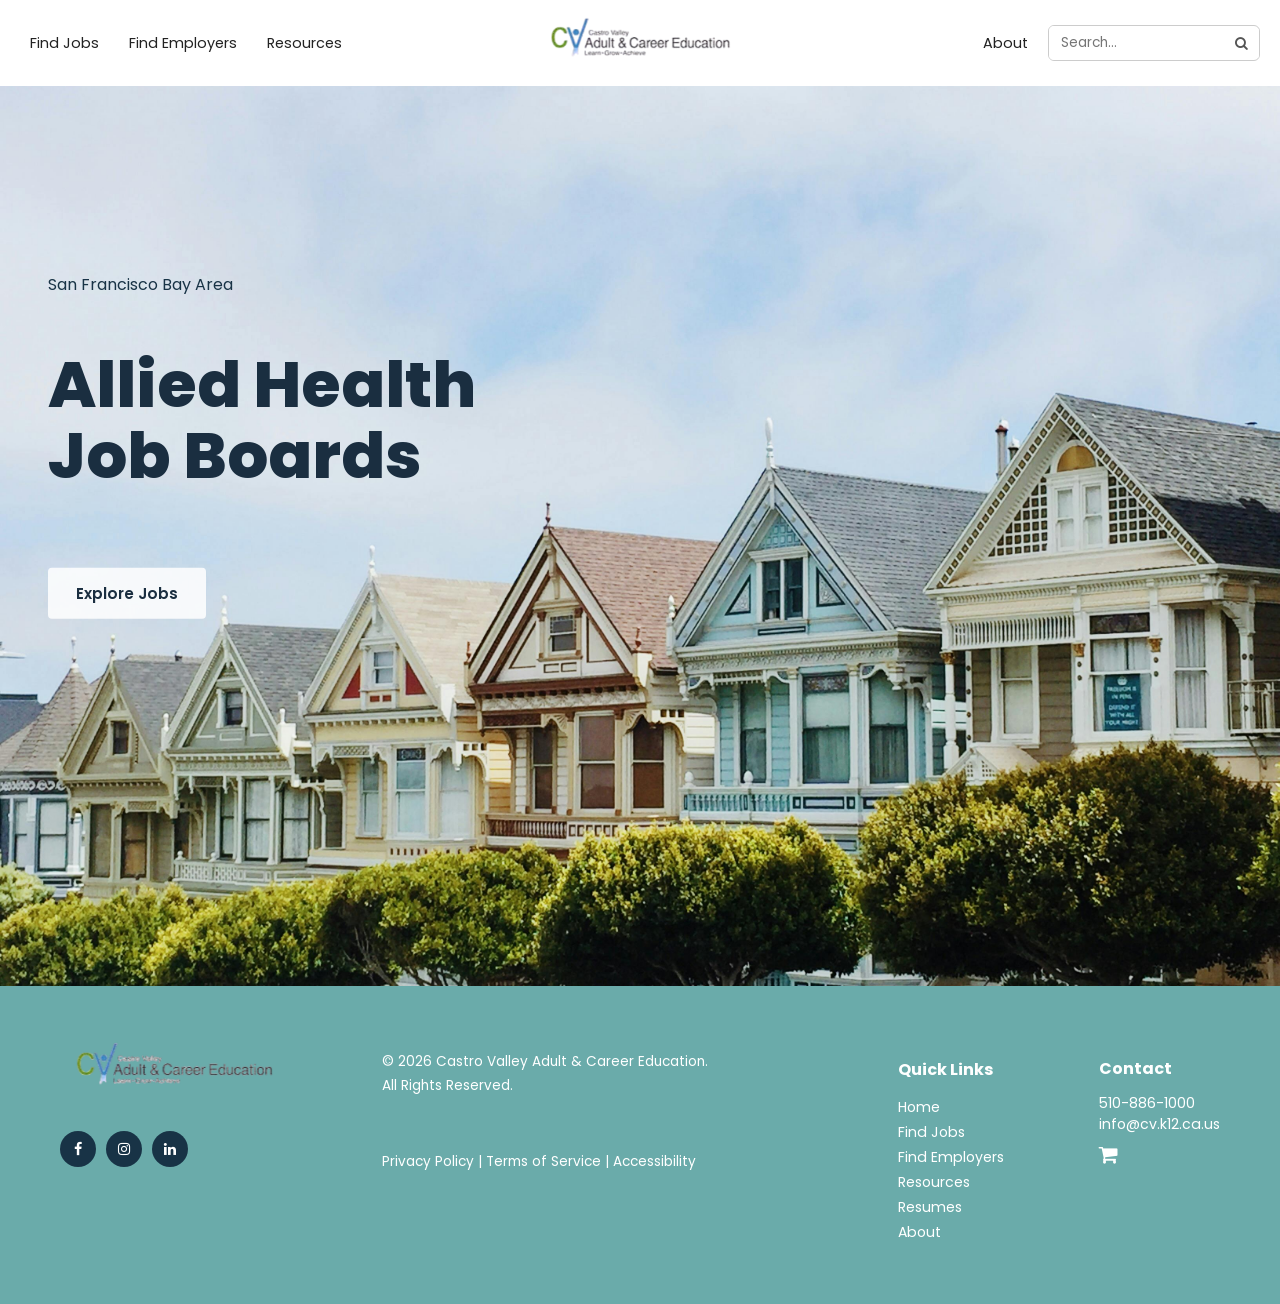
<file: index.html>
<!DOCTYPE html>
<html>
<head>
<title>Allied Health Job Boards</title>
<meta charset="UTF-8">
<meta name="viewport" content="width=device-width, initial-scale=1">
<link rel="stylesheet" href="https://fonts.googleapis.com/css2?family=Poppins:wght@300;400;600;700;800&display=swap">
<link rel="stylesheet" href="https://cdnjs.cloudflare.com/ajax/libs/font-awesome/4.7.0/css/font-awesome.min.css">
<link rel="stylesheet" href="styles.css">

<style>

    /* ── HERO ── */
    .hero {
      position: relative;
      width: 100%;
      height: 100vh;
      overflow: hidden;
    }
 
    .hero img.hero-bg {
      width: 100%;
      height: 100%;
      object-fit: cover;
      object-position: center;
    }
 
    .hero-text {
      position: absolute;
      top: 35%;
      left: 48px;
      transform: translateY(-40%);
      color: #183346;
    }
 
    .hero-text .title {
      font-size: 4rem;
      font-weight: 800;
      line-height: 1.1;
      color: #1a2e40;
      text-shadow: none;
    }
 
    .hero-text .cta {
      display: inline-block;
      margin-top: 24px;
      padding: 14px 28px;
      background: rgba(255,255,255,0.85);
      color: #1a2e40;
      font-weight: 600;
      font-size: 0.95rem;
      border-radius: 4px;
      text-decoration: none;
    }
 
    .hero-text .cta:hover {
      background: #fff;
    }
 
    /* ── FOOTER ── */
    footer {
      background: #6aabaa;
      color: #fff;
      padding: 50px 60px 30px;
    }
 
    .footer-inner {
      display: flex;
      gap: 20px;
      flex-wrap: wrap;
      justify-content: space-between;
      margin-bottom: 30px;
    }
 
    .footer-col-logo img {
      height: 60px;
      margin-bottom: 16px;
    }
 
    .footer-social {
      display: flex;
      gap: 10px;
      margin-top: 12px;
    }
 
    .footer-social a {
      display: flex;
      align-items: center;
      justify-content: center;
      width: 36px;
      height: 36px;
      background: #183346;
      color: #fff;
      border-radius: 50%;
      font-size: 0.9rem;
      text-decoration: none;
      transition: opacity 0.2s;
    }
 
    .footer-social a:hover { opacity: 0.85; }
 
    .footer-col-copy {
      font-size: 0.85rem;
      line-height: 1.8;
    }
 
    .footer-col-copy a {
      color: #fff;
      text-decoration: none;
    }
 
    .footer-col-copy a:hover { text-decoration: underline; }
 
    .footer-col-links h4, .footer-col-contact h4 {
      font-size: 1rem;
      font-weight: 700;
      margin-bottom: 12px;
      text-align: left;
    }
 
    .footer-col-links ul, .footer-col-contact p {
      list-style: none;
      padding: 0;
      margin: 0;
    }
 
    .footer-col-links ul li, .footer-col-contact {
      margin-bottom: 0
    }
 
    .footer-col-links ul li a, .footer-col-contact a {
      color: #fff;
      text-decoration: none;
      font-size: 0.88rem;
    }
 
    .footer-col-links ul li a:hover { text-decoration: underline; }
 
    .footer-col-contact {
      font-size: 0.88rem;
      line-height: 1.5;
    }
 
    .footer-col-contact a:hover { text-decoration: underline; }

    .footer-right-group {
    display: flex;
    gap: 10px;
    align-items: flex-start;
    } 
 
    .footer-cart {
      font-size: 1.3rem;
      margin-top: 4px;
    }

@media (max-width: 768px) {
  .hero-content {
    left: 24px;
    right: 24px;
  }

  .hero-content h1 {
    font-size: 2rem;
  }

  .hero-content p {
    font-size: 0.85rem;
  }
}



  </style>
</head>

<body>

<!-- ── NAVBAR ── -->
<div id="myNavbar">
  <div class="navbar-inner">
 
    <!-- Left links -->
    <div class="nav-left">
      <a href="find-jobs.html">Find Jobs</a>
      <a href="find-employers.html">Find Employers</a>
      <a href="resources.html">Resources</a>
    </div>
 
    <!-- Centered logo -->
    <div class="nav-center">
      <a href="index.html">
        <img src="images/cvace-logo-removebg-preview.png" alt="Castro Valley Adult & Career Education">
      </a>
    </div>
 
    <!-- Right links + search -->
    <div class="nav-right">
      <a href="about.html">About</a>
      <div class="search-box">
        <input type="text" placeholder="Search...">
        <button><i class="fa fa-search"></i></button>
      </div>
    </div>
  </div>
<div>

<button class="hamburger" id="hamburger" aria-label="Menu">
    <i class="fa fa-bars"></i>
  </button>
</div>

<!-- MOBILE MENU -->
<div class="mobile-menu" id="mobileMenu">
  <a href="find-jobs.html">Find Jobs</a>
  <a href="find-employers.html">Find Employers</a>
  <a href="resources.html">Resources</a>
  <a href="resumes.html">Resumes</a>
  <a href="about.html">About</a>
</div>

 
<!-- ── HERO ── -->
<section class="hero" id="home">
  <img class="hero-bg" src="images/pexels-jessica-bryant-592135-1370704 (1).jpg" alt="San Francisco Painted Ladies">
  <div class="hero-text">
    <p class="subtitle">San Francisco Bay Area</p>
    <h1 class="title">Allied Health<br>Job Boards</h1>
    <a href="find-jobs.html" class="cta">Explore Jobs</a>
  </div>
</section>
 
<!-- ── FOOTER ── -->
<footer id="contact">
  <div class="footer-inner">
 
    <!-- Logo + social -->
    <div class="footer-col-logo">
      <img src="images/cvace-logo-removebg-preview.png" alt="Castro Valley Adult & Career Education">
      <div class="footer-social">
        <a href="#"><i class="fa fa-facebook"></i></a>
        <a href="#"><i class="fa fa-instagram"></i></a>
        <a href="#"><i class="fa fa-linkedin"></i></a>
      </div>
    </div>
 
    <!-- Copyright + legal -->
    <div class="footer-col-copy">
      <p>© 2026 Castro Valley Adult & Career Education.<br>All Rights Reserved.</p>
      <br>
      <p>
        <a href="#">Privacy Policy</a> |
        <a href="#">Terms of Service</a> |
        <a href="#">Accessibility</a>
      </p>
    </div>

    <div class="footer-right-group"></div>
 
    <!-- Quick links -->
    <div class="footer-col-links">
      <h4>Quick Links</h4>
      <ul>
        <li><a href="index.html">Home</a></li>
        <li><a href="find-jobs.html">Find Jobs</a></li>
        <li><a href="find-employers.html">Find Employers</a></li>
        <li><a href="resources.html">Resources</a></li>
        <li><a href="resumes.html">Resumes</a></li>
        <li><a href="about.html">About</a></li>
      </ul>
    </div>
 
    <!-- Contact info -->
    <div class="footer-col-contact">
      <h4>Contact</h4>
        <p>510-886-1000</p>
        <p><a href="mailto:info@cv.k12.ca.us">info@cv.k12.ca.us</a></p>
      <div class="footer-cart">
        <i class="fa fa-shopping-cart"></i>
      </div>
    </div>
 
  </div>
</footer>

<script>  document.getElementById('hamburger').addEventListener('click', () => {
    document.getElementById('mobileMenu').classList.toggle('open');
  });</script>
 
</body>
</html>
</file>
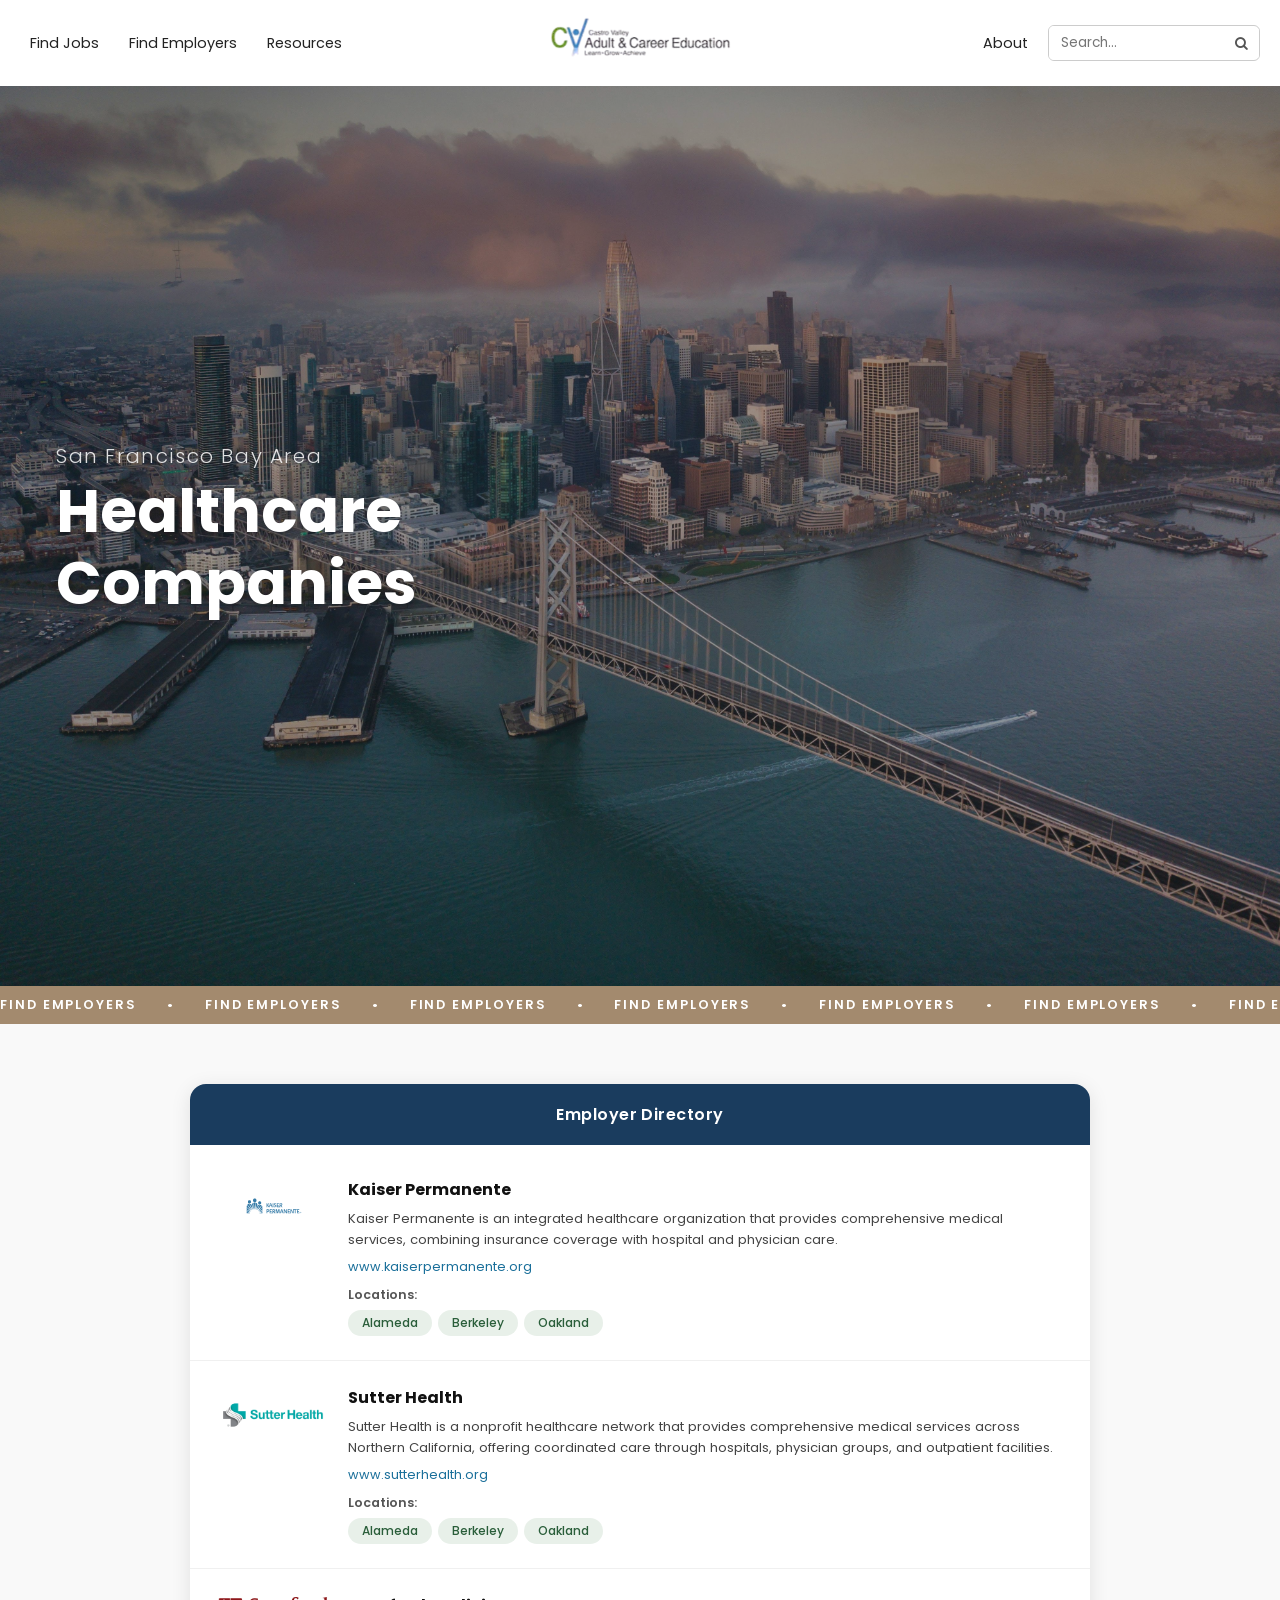
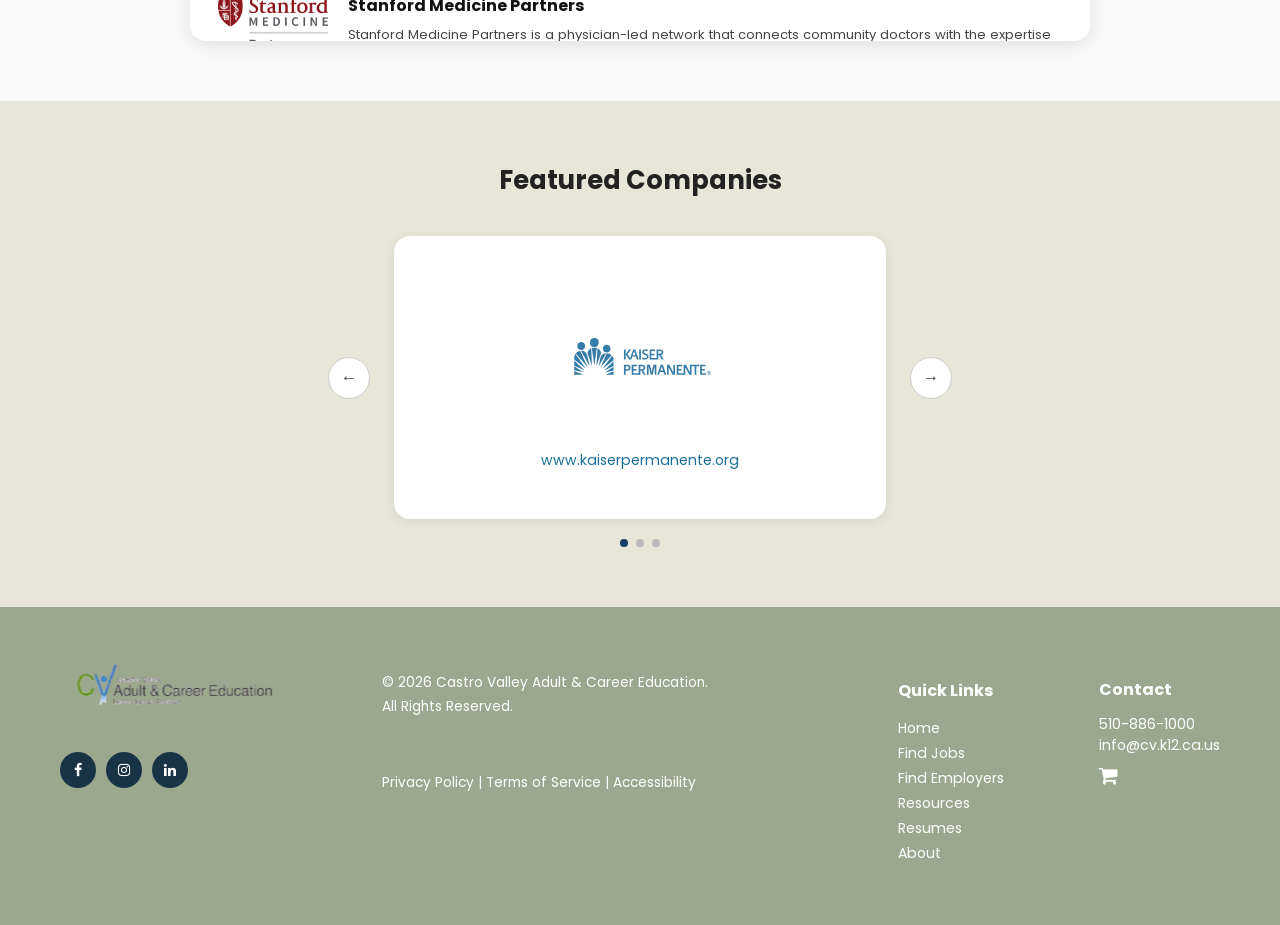
<file: find-employers.html>
<!DOCTYPE html>
<html lang="en">
<head>
  <meta charset="UTF-8" />
  <meta name="viewport" content="width=device-width, initial-scale=1.0"/>
  <title>Find Employers</title>
  <link rel="preconnect" href="https://fonts.googleapis.com">
  <link href="https://fonts.googleapis.com/css2?family=Poppins:wght@300;400;500;600;700&display=swap" rel="stylesheet">
  <link rel="stylesheet" href="https://cdnjs.cloudflare.com/ajax/libs/font-awesome/6.5.0/css/all.min.css">
  <link rel="stylesheet" href="https://cdnjs.cloudflare.com/ajax/libs/font-awesome/4.7.0/css/font-awesome.min.css">
  <link rel="stylesheet" href="https://fonts.googleapis.com/css2?family=Material+Symbols+Outlined:opsz,wght,FILL,GRAD@20..48,100..700,0..1,-50..200&icon_names=stat_minus_1" />
  <link rel="stylesheet" href="styles.css" type="text/css">
 
  <style> 
    /* ── HERO ── */
    .hero {
      position: relative;
      width: 100%;
      height: 100vh;
      overflow: hidden;
    }
 
    .hero img.hero-bg {
      position: absolute;
      top: 0;
      left: 0;
      width: 100%;
      height: 100%;
      object-fit: cover;
      object-position: center;
    }
 
    .hero::after {
      content: '';
      position: absolute;
      inset: 0;
      background: rgba(0, 0, 0, 0.40);
      z-index: 1;
    }
 
    .hero-content {
      position: absolute;
      top: 50%;
      left: 56px;
      z-index: 2;
      color: #fff;
      transform: translateY(-50%);
    }
 
    .hero-content p {
      margin: 0 0 4px;
      font-size: 1.25rem;
      font-weight: 300;
      letter-spacing: 0.08em;
      opacity: 0.85;
    }
 
    .hero-content h1 {
      font-size: clamp(60px, 4.5vw, 85px);
      font-weight: 700;
      color: #fff;
      margin: 0 0 12px;
      line-height: 1.2;
      text-shadow: 0 2px 8px rgba(0,0,0,0.3);
    }
 
    /* TICKER BAR */
    .ticker-wrap {
      background: #a38a6e;
      overflow: hidden;
      padding: 10px 0;
    }
 
    .ticker-inner {
      display: flex;
      gap: 30px;
      white-space: nowrap;
    }
 
    .ticker-inner span {
      font-size: 0.8rem;
      font-weight: 600;
      letter-spacing: 0.15em;
      color: #fff;
      text-transform: uppercase;
    }
 
    /* ── EMPLOYER DIRECTORY ── */
    .directory-section {
      padding: 60px 20px;
      background: #f9f9f9;
      display: flex;
      justify-content: center;
    }
 
    .directory-card {
      background: #fff;
      border-radius: 16px;
      box-shadow: 0 4px 20px rgba(0,0,0,0.10);
      overflow: hidden;
      width: 100%;
      max-width: 900px;
    }
 
    .directory-header {
      background: #1a3c5e;
      color: #fff;
      text-align: center;
      padding: 18px 24px;
      font-size: 1rem;
      font-weight: 600;
      letter-spacing: 0.03em;
    }
 
    .employer-list {
      padding: 8px 0;
      max-height: 480px;
      overflow-y: auto;
    }
 
    .employer-item {
      display: flex;
      align-items: flex-start;
      gap: 20px;
      padding: 24px 28px;
      border-bottom: 1px solid #f0f0f0;
    }
 
    .employer-item:last-child { border-bottom: none; }
 
    .employer-logo {
      flex-shrink: 0;
      width: 110px;
      height: 60px;
      display: flex;
      align-items: center;
      justify-content: center;
    }
 
    .employer-logo img {
      display: block;
      width: 110px;
      height: 60px;
      object-fit: contain;
    }
 
    .employer-info h3 {
      margin: 0 0 6px;
      font-size: 1rem;
      font-weight: 700;
      color: #111;
    }
 
    .employer-info p {
      margin: 0 0 8px;
      font-size: 0.82rem;
      color: #444;
      line-height: 1.6;
    }
 
    .employer-info .website {
      font-size: 0.8rem;
      color: #1a6f9a;
      text-decoration: none;
      display: block;
      margin-bottom: 10px;
    }
 
    .employer-info .website:hover { text-decoration: underline; }
 
    .locations-label {
      font-size: 0.78rem;
      font-weight: 600;
      color: #555;
      margin-bottom: 6px;
    }
 
    .location-tags {
      display: flex;
      flex-wrap: wrap;
      gap: 6px;
    }
 
    .location-tag {
      background: #e8f0e9;
      color: #2a5e3a;
      font-size: 0.75rem;
      font-weight: 500;
      padding: 4px 14px;
      border-radius: 20px;
    }
 
    /* ── FEATURED COMPANIES ── */
    .featured-section {
      background: #e8e6d9;
      padding: 60px 20px;
      text-align: center;
    }
 
    .featured-section h2 {
      font-size: 1.6rem;
      font-weight: 700;
      color: #222;
      margin: 0 0 36px;
    }
 
    .featured-carousel {
      display: flex;
      align-items: center;
      justify-content: center;
      gap: 24px;
    }
 
    .carousel-btn {
      background: #fff;
      border: 1px solid #ccc;
      border-radius: 50%;
      width: 42px;
      height: 42px;
      display: flex;
      align-items: center;
      justify-content: center;
      cursor: pointer;
      font-size: 1rem;
      color: #333;
      flex-shrink: 0;
      transition: box-shadow 0.2s;
    }
 
    .carousel-btn:hover { box-shadow: 0 2px 8px rgba(0,0,0,0.15); }
 
    .featured-card {
      background: #fff;
      border-radius: 16px;
      padding: 48px 36px;
      max-width: 420px;
      width: 100%;
      box-shadow: 0 2px 12px rgba(0,0,0,0.08);
      text-align: center;
      display: flex;
      flex-direction: column;
      align-items: center;
      justify-content: center;
      gap: 16px;
    }
 
    /* Fixed box so every logo renders at the same size */
    .featured-logo-box {
      width: 300px;
      height: 150px;
      display: flex;
      align-items: center;
      justify-content: center;
    }
 
    .featured-logo-box img {
      display: block;
      width: 300px;
      height: 150px;
      object-fit: contain;
    }
 
    .featured-card .website {
      font-size: 0.88rem;
      color: #1a6f9a;
      text-decoration: none;
    }
 
    .featured-card .website:hover { text-decoration: underline; }
 
    /* Carousel dots */
    .carousel-dots {
      display: flex;
      justify-content: center;
      gap: 8px;
      margin-top: 20px;
    }
 
    .carousel-dot {
      width: 8px;
      height: 8px;
      border-radius: 50%;
      background: #bbb;
      cursor: pointer;
      transition: background 0.2s;
    }
 
    .carousel-dot.active { background: #1a3c5e; }

@media (max-width: 768px) {
  .hero-content {
    left: 24px;
    right: 24px;
  }

  .hero-content h1 {
    font-size: 2rem;
  }

  .hero-content p {
    font-size: 0.85rem;
  }
}

  </style>
</head>
 
<body>
 
  <!-- ── NAVBAR ── -->
  <div id="myNavbar">
    <div class="navbar-inner">
      <div class="nav-left">
        <a href="find-jobs.html">Find Jobs</a>
        <a href="find-employers.html">Find Employers</a>
        <a href="resources.html">Resources</a>
      </div>
      <div class="nav-center">
        <a href="index.html">
          <img src="images/cvace-logo-removebg-preview.png" alt="Castro Valley Adult & Career Education">
        </a>
      </div>
      <div class="nav-right">
        <a href="about.html">About</a>
        <div class="search-box">
          <input type="text" placeholder="Search...">
          <button><i class="fa fa-search"></i></button>
        </div>
      </div>
    </div>
  </div>

  <button class="hamburger" id="hamburger" aria-label="Menu">
    <i class="fa fa-bars"></i>
  </button>
</div>

<!-- MOBILE MENU -->
<div class="mobile-menu" id="mobileMenu">
  <a href="find-jobs.html">Find Jobs</a>
  <a href="find-employers.html">Find Employers</a>
  <a href="resources.html">Resources</a>
   <a href="resumes.html">Resumes</a>
  <a href="about.html">About</a>
</div>


 
  <!-- ── HERO ── -->
  <section class="hero">
    <img class="hero-bg" src="images/san-francisco-view.jpg" alt="San Francisco">
    <div class="hero-content">
      <p>San Francisco Bay Area</p>
      <h1>Healthcare<br>Companies</h1>
    </div>
  </section>
 
  <!-- ── TICKER ── -->
  <div class="ticker-wrap">
    <div class="ticker-inner">
      <span>Find Employers</span><span>•</span>
      <span>Find Employers</span><span>•</span>
      <span>Find Employers</span><span>•</span>
      <span>Find Employers</span><span>•</span>
      <span>Find Employers</span><span>•</span>
      <span>Find Employers</span><span>•</span>
      <span>Find Employers</span><span>•</span>
      <span>Find Employers</span><span>•</span>
      <span>Find Employers</span><span>•</span>
      <span>Find Employers</span><span>•</span>
      <span>Find Employers</span><span>•</span>
      <span>Find Employers</span>
    </div>
  </div>
 
  <!-- ── EMPLOYER DIRECTORY ── -->
  <section class="directory-section">
    <div class="directory-card">
      <div class="directory-header">Employer Directory</div>
      <div class="employer-list">
 
        <!-- Kaiser Permanente -->
        <div class="employer-item">
          <div class="employer-logo">
            <img src="images/kaiser-permanente.svg" alt="Kaiser Permanente" />
          </div>
          <div class="employer-info">
            <h3>Kaiser Permanente</h3>
            <p>Kaiser Permanente is an integrated healthcare organization that provides comprehensive medical services, combining insurance coverage with hospital and physician care.</p>
            <a class="website" href="https://www.kaiserpermanente.org" target="_blank">www.kaiserpermanente.org</a>
            <div class="locations-label">Locations:</div>
            <div class="location-tags">
              <span class="location-tag">Alameda</span>
              <span class="location-tag">Berkeley</span>
              <span class="location-tag">Oakland</span>
            </div>
          </div>
        </div>
 
        <!-- Sutter Health -->
        <div class="employer-item">
          <div class="employer-logo">
            <img src="images/Sutter-Health-Logo.png" alt="Sutter Health" />
          </div>
          <div class="employer-info">
            <h3>Sutter Health</h3>
            <p>Sutter Health is a nonprofit healthcare network that provides comprehensive medical services across Northern California, offering coordinated care through hospitals, physician groups, and outpatient facilities.</p>
            <a class="website" href="https://www.sutterhealth.org" target="_blank">www.sutterhealth.org</a>
            <div class="locations-label">Locations:</div>
            <div class="location-tags">
              <span class="location-tag">Alameda</span>
              <span class="location-tag">Berkeley</span>
              <span class="location-tag">Oakland</span>
            </div>
          </div>
        </div>
 
        <!-- Stanford Medicine Partners -->
        <div class="employer-item">
          <div class="employer-logo">
            <img src="images/SMP-Logo.png" alt="Stanford Medicine Partners" />
          </div>
          <div class="employer-info">
            <h3>Stanford Medicine Partners</h3>
            <p>Stanford Medicine Partners is a physician-led network that connects community doctors with the expertise and resources of Stanford Medicine. It focuses on delivering coordinated, high-quality care with an emphasis on innovation, patient outcomes, and collaboration.</p>
            <a class="website" href="https://stanfordmedicinepartners.org/" target="_blank">www.stanfordmedicinepartners.org</a>
            <div class="locations-label">Locations:</div>
            <div class="location-tags">
              <span class="location-tag">Oakland</span>
              <span class="location-tag">Castro Valley</span>
              <span class="location-tag">San Ramon</span>
              <span class="location-tag">Walnut Creek</span>
              <span class="location-tag">Livermore</span>
              <span class="location-tag">Hayward</span>
            </div>
          </div>
        </div>
 
      </div>
    </div>
  </section>
 
  <!-- ── FEATURED COMPANIES ── -->
  <section class="featured-section">
    <h2>Featured Companies</h2>
    <div class="featured-carousel">
      <button class="carousel-btn" id="prevBtn" aria-label="Previous">&#8592;</button>
      <div class="featured-card" id="featuredCard">
        <div class="featured-logo-box">
          <img id="featuredLogo" src="" alt="" />
        </div>
        <a class="website" id="featuredLink" href="#" target="_blank"></a>
      </div>
      <button class="carousel-btn" id="nextBtn" aria-label="Next">&#8594;</button>
    </div>
    <div class="carousel-dots" id="carouselDots"></div>
  </section>
 
  <!-- ── FOOTER ── -->
  <footer class="green-footer" id="contact">
    <div class="footer-inner">
 
      <div class="footer-col-logo">
        <img src="images/cvace-logo-removebg-preview.png" alt="Castro Valley Adult & Career Education">
        <div class="footer-social">
          <a href="#"><i class="fa fa-facebook"></i></a>
          <a href="#"><i class="fa fa-instagram"></i></a>
          <a href="#"><i class="fa fa-linkedin"></i></a>
        </div>
      </div>
 
      <div class="footer-col-copy">
        <p>© 2026 Castro Valley Adult & Career Education.<br>All Rights Reserved.</p>
        <br>
        <p>
          <a href="#">Privacy Policy</a> |
          <a href="#">Terms of Service</a> |
          <a href="#">Accessibility</a>
        </p>
      </div>
 
      <div class="footer-right-group"></div>
 
      <div class="footer-col-links">
        <h4>Quick Links</h4>
        <ul>
          <li><a href="index.html">Home</a></li>
          <li><a href="find-jobs.html">Find Jobs</a></li>
          <li><a href="find-employers.html">Find Employers</a></li>
          <li><a href="resources.html">Resources</a></li>
          <li><a href="resumes.html">Resumes</a></li>
          <li><a href="about.html">About</a></li>
        </ul>
      </div>
 
      <div class="footer-col-contact">
        <h4>Contact</h4>
        <p>510-886-1000</p>
        <p><a href="mailto:info@cv.k12.ca.us">info@cv.k12.ca.us</a></p>
        <div class="footer-cart">
          <i class="fa fa-shopping-cart"></i>
        </div>
      </div>
 
    </div>
  </footer>
 
  <script>
    const companies = [
      {
        logo: "images/kaiser-permanente.svg",
        alt: "Kaiser Permanente",
        url: "https://www.kaiserpermanente.org",
        label: "www.kaiserpermanente.org"
      },
      {
        logo: "images/Sutter-Health-Logo.png",
        alt: "Sutter Health",
        url: "https://www.sutterhealth.org",
        label: "www.sutterhealth.org"
      },
      {
        logo: "images/SMP-Logo.png",
        alt: "Stanford Medicine Partners",
        url: "https://stanfordmedicinepartners.org/",
        label: "www.stanfordmedicinepartners.org"
      }
    ];
 
    let current = 0;
 
    const logoEl = document.getElementById('featuredLogo');
    const linkEl = document.getElementById('featuredLink');
    const dotsEl = document.getElementById('carouselDots');
 
    companies.forEach((_, i) => {
      const dot = document.createElement('div');
      dot.className = 'carousel-dot' + (i === 0 ? ' active' : '');
      dot.addEventListener('click', () => goTo(i));
      dotsEl.appendChild(dot);
    });
 
    function goTo(index) {
      current = (index + companies.length) % companies.length;
      const c = companies[current];
      logoEl.src         = c.logo;
      logoEl.alt         = c.alt;
      linkEl.href        = c.url;
      linkEl.textContent = c.label;
      document.querySelectorAll('.carousel-dot').forEach((d, i) => {
        d.classList.toggle('active', i === current);
      });
    }
 
    document.getElementById('prevBtn').addEventListener('click', () => goTo(current - 1));
    document.getElementById('nextBtn').addEventListener('click', () => goTo(current + 1));
 
    goTo(0);

 document.getElementById('hamburger').addEventListener('click', () => {
    document.getElementById('mobileMenu').classList.toggle('open');
  });


  </script>
 
</body>
</html>
</file>
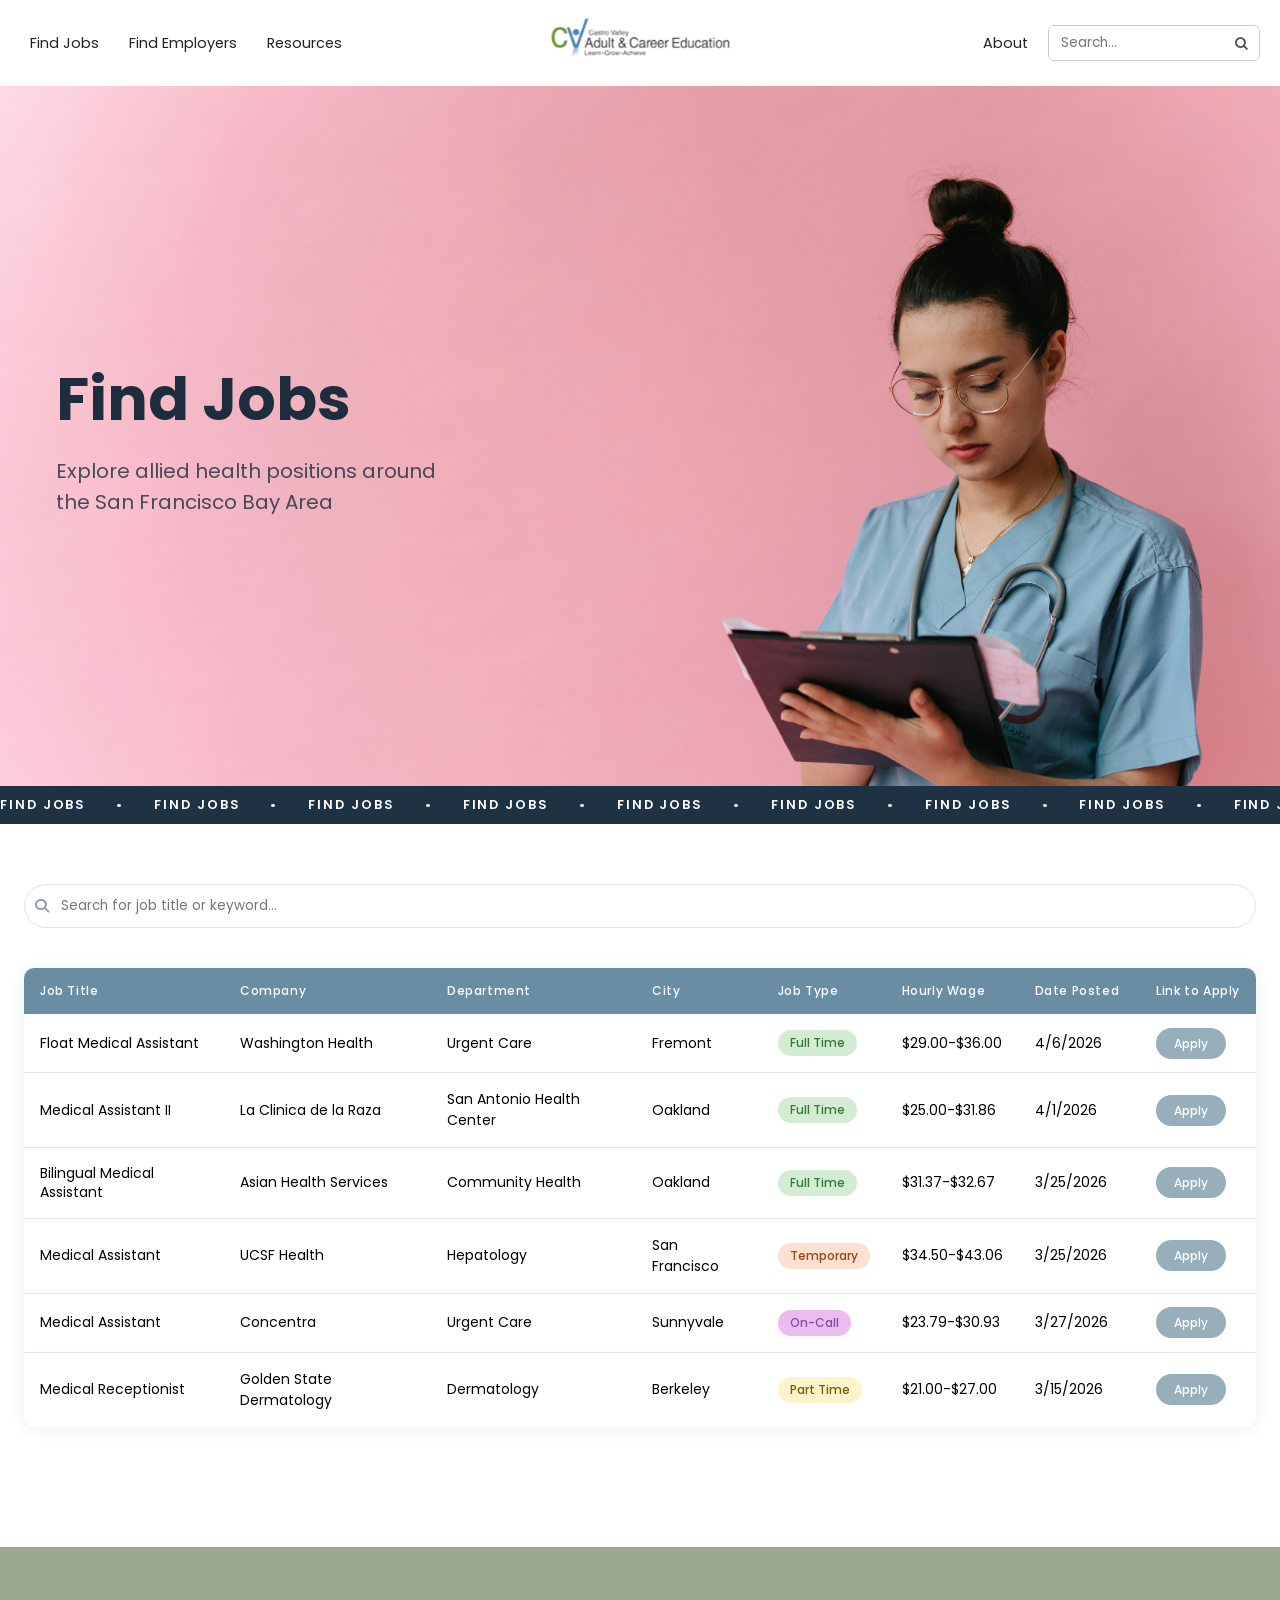
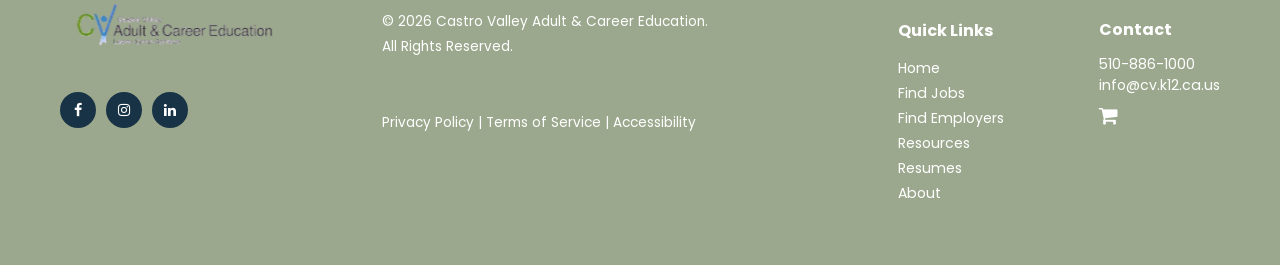
<file: find-jobs.html>
<!DOCTYPE html>
<html lang="en">
<head>
  <meta charset="UTF-8" />
  <meta name="viewport" content="width=device-width, initial-scale=1.0"/>
  <title>Find Jobs</title>
  <link rel="preconnect" href="https://fonts.googleapis.com">
  <link href="https://fonts.googleapis.com/css2?family=Poppins:wght@300;400;500;600;700&display=swap" rel="stylesheet">
  <link rel="stylesheet" href="https://cdnjs.cloudflare.com/ajax/libs/font-awesome/6.5.0/css/all.min.css">
  <link rel="stylesheet" href="https://cdnjs.cloudflare.com/ajax/libs/font-awesome/4.7.0/css/font-awesome.min.css">
  <link rel="stylesheet" href="https://fonts.googleapis.com/css2?family=Material+Symbols+Outlined:opsz,wght,FILL,GRAD@20..48,100..700,0..1,-50..200&icon_names=stat_minus_1" />
  <link rel="stylesheet" href="styles.css" type="text/css">

<style>
    /* HERO */
    .hero {
      position: relative;
      height: 700px;
      overflow: hidden;
    }
    .hero-img {
      position: absolute;
      top: 0; left: 0;
      width: 100%; height: 100%;
      object-fit: cover;
      object-position: center top;
    }
    .hero-copy {
      position: absolute;
      z-index: 2;
      top: 50%; left: 56px;
      transform: translateY(-50%);
    }
    .hero-copy h1 {
      font-size: clamp(60px, 4.5vw, 85px);
      font-weight: 700;
      color: #1e2d3d;
      margin: 0 0 12px;
    }

    .hero-copy p {
      font-size: 20px;
      color: #1e2d3d;
      opacity: .8;
      max-width: 380px;
      line-height: 1.55;
      margin: 0;
    }

/* FIND JOBS BAR */
    .ticker-wrap {
      background: #1e3244;
      overflow: hidden;
      padding: 10px 0;
    }
 
    .ticker-inner {
      display: flex;
      gap: 30px;
      white-space: nowrap;
    }
 
    .ticker-inner span {
      font-size: 0.8rem;
      font-weight: 600;
      letter-spacing: 0.15em;
      color: #fff;
      text-transform: uppercase;
    }


    /* FILTERS */
    .filters-bar {
      background: #fff;
      padding: 40px 24px 0;
    }

    .job-search-wrap {
      display: flex;
      align-items: center;
      gap: 10px;
      border: 1.5px solid #dce4ec;
      border-radius: 40px;
      padding: 10px 10px;
      max-width: 1275px;
      margin: 20px auto 40px;
      transition: border-color .2s, box-shadow .2s;
    }

    .job-search-wrap:focus-within {
      border-color: #3a7ca5;
      box-shadow: 0 0 0 3px rgba(58,124,165,.12);
    }

    .job-search-wrap input {
      flex: 1;
      border: none;
      outline: none;
      font-family: "Poppins", sans-serif;
      font-size: 13.5px;
      color: #1e3244;
      background: transparent;
    }

    .job-search-wrap i { 
      color: #8a98a8; 
      font-size: 14px; }

    /* TABLE */
    .table-section {
      max-width: 1300px;
      margin: 20px auto 120px;
      padding: 0 24px;
    }

    table {
      width: 100%;
      border-collapse: collapse;
      border-radius: 10px;
      overflow: hidden;
      box-shadow: 0 2px 16px rgba(30,45,61,.08);
      background: #fff;
    }

    thead tr { 
      background: #698DA2; 
      color: #fff; 
    }

    thead th {
      padding: 14px 16px;
      text-align: left;
      font-size: 12px;
      font-weight: 500;
      letter-spacing: .05em;
      white-space: nowrap;
    }

    .td-title { 
      font-weight: 600px; 
      line-height: 1.35; 
    }

    tbody tr { 
      border-bottom: 1px solid #dce4ec; 
      transition: background .15s; }

    tbody tr:last-child { 
      border-bottom: none; 
    }

    tbody tr:hover { 
      background: #e8f2f9; 
    }

    tbody td { 
      padding: 16px; 
      font-size: 14px; 
      font-weight: 400px;
      vertical-align: middle; 
    }

    .badge {
      display: inline-block;
      padding: 4px 12px;
      border-radius: 20px;
      font-size: 12px;
      font-weight: 500;
      white-space: nowrap;
    }

    .badge-full {
       background: #d4ecd4; 
       color: #2e7d32; 
      }

    .badge-part { 
      background: #fff3cd; 
      color: #7a5c00; }

    .badge-temp { 
      background: #fde0d0; 
      color: #9b4218; }

    .badge-oncall { 
      background: #ecbcf0; 
      color: #8c4ca3; }

    .btn-apply {
      display: inline-block, center;
      padding: 7px 18px;
      background: #96afba;
      color: #fff;
      border: none;
      border-radius: 20px;
      font-family: "Poppins", sans-serif;
      font-size: 12px;
      font-weight: 500;
      cursor: pointer;
      text-decoration: none;
      white-space: nowrap;
      transition: background .2s, transform .1s;
    }
    
    .btn-apply:hover { 
      background: #2e6a8e; 
      transform: translateY(-1px); 
    }

    .btn-apply:active { 
      transform: translateY(0); 
    }

    @media (max-width: 768px) {

  .table-section {
    padding: 0 12px;
    overflow-x: auto;
    -webkit-overflow-scrolling: touch; 
  }

  .table-section table {
    min-width: 680px;
  }

}

    /* SORTABLE HEADERS */

    th.sortable {
      cursor: pointer;
      user-select: none;
    }

    th.sortable:hover { 
      background: #2e3d4d; 
    }

    .th-inner { 
      display: flex; 
      align-items: center; gap: 5px; 
    }
    
    .material-symbols-outlined { 
      font-variation-settings:'FILL' 0,'wght' 400,'GRAD' 0,'opsz' 24
    }

@media (max-width: 768px) {
  .hero-content {
    height: 350;
  }

  .hero-content h1 {
    font-size: clamp(2rem, 8vw, 3.5rem);
  }

  .hero-content p {
    font-size: 0.9rem;
    max-width: 100%;
  }
}


</style>
</head>   

<body>

<!-- ── NAVBAR ── -->
  <div id="myNavbar">
    <div class="navbar-inner">

  <!-- Left links -->
    <div class="nav-left">
      <a href="find-jobs.html">Find Jobs</a>
      <a href="find-employers.html">Find Employers</a>
      <a href="resources.html">Resources</a>
    </div>
        
  <!-- Centered logo -->
    <div class="nav-center">
      <a href="index.html">
      <img src="images/cvace-logo-removebg-preview.png" alt="Castro Valley Adult & Career Education">
      </a>
    </div>
        
  <!-- Right links + search -->
    <div class="nav-right">
      <a href=about.html>About</a>
      <div class="search-box">
      <input type="text" placeholder="Search...">
      <button><i class="fa fa-search"></i></button></div>
    </div>
  </div>

    <button class="hamburger" id="hamburger" aria-label="Menu">
    <i class="fa fa-bars"></i>
  </button>
</div>

<!-- MOBILE MENU -->
<div class="mobile-menu" id="mobileMenu">
  <a href="find-jobs.html">Find Jobs</a>
  <a href="find-employers.html">Find Employers</a>
  <a href="resources.html">Resources</a>
  <a href="resumes.html">Resumes</a>
  <a href="about.html">About</a>
</div>



  <!-- HERO -->
  <section class="hero">
    <img class="hero-img" src="images/pink-medical-assistant.jpg" alt="Medical Assistant">
    <div class="hero-copy">
      <h1>Find Jobs</h1>
      <p>Explore allied health positions around the San Francisco Bay Area</p>
    </div>
  </section>

<!-- ── TICKER ── -->
<div class="ticker-wrap">
  <div class="ticker-inner">
    <span>FIND JOBS</span>
    <span>•</span>
    <span>FIND JOBS</span>
    <span>•</span>
    <span>FIND JOBS</span>
    <span>•</span>
    <span>FIND JOBS</span>
    <span>•</span>
    <span>FIND JOBS</span>
    <span>•</span>
    <span>FIND JOBS</span>
    <span>•</span>
    <span>FIND JOBS</span>
    <span>•</span>
    <span>FIND JOBS</span>
    <span>•</span>
    <span>FIND JOBS</span>
    <span>•</span>
    <span>FIND JOBS</span>
    <span>•</span>
    <span>FIND JOBS</span>
    <span>•</span>
    <span>FIND JOBS</span>
    <span>•</span>
    <span>FIND JOBS</span>
    <span>•</span>
    <span>FIND JOBS</span>
    <span>•</span>
    <span>FIND JOBS</span>
    <span>•</span>
    <span>FIND JOBS</span>
    <span>•</span>
    <span>FIND JOBS</span>
    <span>•</span>
    <span>FIND JOBS</span>
    <span>•</span>
    <span>FIND JOBS</span>
    <span>•</span>
  </div>
</div>



  <!-- SEARCH -->
  <div class="filters-bar">
    <div class="job-search-wrap">
      <i class="fas fa-search"></i>
      <input type="text" id="jobSearch" placeholder="Search for job title or keyword…">
    </div>
  </div>

  <!-- JOB TABLE -->
  <section class="table-section">
    <table>
      <thead>
        <tr>
          <th class="sortable" data-col="0">
            <div class="th-inner">Job Title <span class="sort-icon"></span></div>
          </th>
          <th class="sortable" data-col="1">
            <div class="th-inner">Company <span class="sort-icon"></span></div>
          </th>
          <th class="sortable" data-col="2">
            <div class="th-inner">Department <span class="sort-icon"></span></div>
          </th>
          <th class="sortable" data-col="3">
            <div class="th-inner">City <span class="sort-icon"></span></div>
          </th>
          <th class="sortable" data-col="4">
            <div class="th-inner">Job Type <span class="sort-icon"></span></div>
          </th>
          <th class="sortable" data-col="5">
            <div class="th-inner">Hourly Wage <span class="sort-icon"></span></div>
          </th>
          <th class="sortable" data-col="6">
            <div class="th-inner">Date Posted <span class="sort-icon"></span></div>
          </th>
          <th>Link to Apply</th>
        </tr>
      </thead>

      <tbody id="jobBody">

        <tr>
          <td class="td-title">Float Medical Assistant</td>
          <td class="td-company">Washington Health</td>
          <td>Urgent Care</td>
          <td>Fremont</td>
          <td><span class="badge badge-full">Full Time</span></td>
          <td class="td-wage">$29.00-$36.00</td>
          <td class="td-date">4/6/2026</td>
          <td><a href="https://washingtontownshipmedicalfoundation.applytojob.com/apply/jobs/details/q9yYbJyz0T?&" class="btn-apply">Apply</a></td>
        </tr>

        <tr>
          <td class="td-title">Medical Assistant II</td>
          <td class="td-company">La Clinica de la Raza</td>
          <td>San Antonio Health Center</td>
          <td>Oakland</td>
          <td><span class="badge badge-full">Full Time</span></td>
          <td class="td-wage">$25.00-$31.86</td>
          <td class="td-date">4/1/2026</td>
          <td><a href="https://laclinica.hrmdirect.com/employment/job-opening.php?req=3645387&req_loc=1247665&&cust_sort1=128842&cust_sort2=-1&#job" class="btn-apply">Apply</a></td>
        </tr>

        <tr>
          <td class="td-title">Bilingual Medical Assistant</td>
          <td class="td-company">Asian Health Services</td>
          <td>Community Health</td>
          <td>Oakland</td>
          <td><span class="badge badge-full">Full Time</span></td>
          <td class="td-wage">$31.37-$32.67</td>
          <td class="td-date">3/25/2026</td>
          <td><a href="https://jobs.lever.co/ahschc/b8b8aea8-0065-438b-8567-8abdd86eaa62" class="btn-apply">Apply</a></td>
        </tr>

        <tr>
          <td class="td-title">Medical Assistant</td>
          <td class="td-company">UCSF Health</td>
          <td>Hepatology</td>
          <td>San Francisco</td>
          <td><span class="badge badge-temp">Temporary</span></td>
          <td class="td-wage">$34.50-$43.06</td>
          <td class="td-date">3/25/2026</td>
          <td><a href="https://iazuqy.fa.ocs.oraclecloud.com/hcmUI/CandidateExperience/en/sites/CX_1/job/CONV_88180BR/?keyword=medical+assistant&mode=location" class="btn-apply">Apply</a></td>
        </tr>

        <tr>
          <td class="td-title">Medical Assistant</td>
          <td class="td-company">Concentra</td>
          <td>Urgent Care</td>
          <td>Sunnyvale</td>
          <td><span class="badge badge-oncall">On-Call</span></td>
          <td class="td-wage">$23.79-$30.93 </td>
          <td class="td-date">3/27/2026</td>
          <td><a href="https://www.concentra.com/careers/job-search/ca/sunnyvale/medical-assistant/362189/" class="btn-apply">Apply</a></td>
        </tr>

        <tr>
          <td class="td-title">Medical Receptionist</td>
          <td class="td-company">Golden State Dermatology</td>
          <td>Dermatology</td>
          <td>Berkeley</td>
          <td><span class="badge badge-part">Part Time</span></td>
          <td class="td-wage">$21.00-$27.00 </td>
          <td class="td-date">3/15/2026</td>
          <td><a href="https://www.paycomonline.net/v4/ats/web.php/portal/67A21AE989FF003B1D4A5C0A9B16A9BB/jobs/401812" class="btn-apply">Apply</a></td>
        </tr>





      </tbody>
    </table>
  </section>

</div><!-- end page-wrap -->

<!-- ── FOOTER ── -->
<footer class="green-footer"; id="contact">
  <div class="footer-inner">
 
    <!-- Logo + social -->
    <div class="footer-col-logo">
      <img src="images/cvace-logo-removebg-preview.png" alt="Castro Valley Adult & Career Education">
      <div class="footer-social">
        <a href="#"><i class="fa fa-facebook"></i></a>
        <a href="#"><i class="fa fa-instagram"></i></a>
        <a href="#"><i class="fa fa-linkedin"></i></a>
      </div>
    </div>
 
    <!-- Copyright + legal -->
    <div class="footer-col-copy">
      <p>© 2026 Castro Valley Adult & Career Education.<br>All Rights Reserved.</p>
      <br>
      <p>
        <a href="#">Privacy Policy</a> |
        <a href="#">Terms of Service</a> |
        <a href="#">Accessibility</a>
      </p>
    </div>

    <div class="footer-right-group"></div>
 
    <!-- Quick links -->
    <div class="footer-col-links">
      <h4>Quick Links</h4>
      <ul>
        <li><a href="index.html">Home</a></li>
        <li><a href="find-jobs.html">Find Jobs</a></li>
        <li><a href="find-employers.html">Find Employers</a></li>
        <li><a href="resources.html">Resources</a></li>
        <li><a href="resumes.html">Resumes</a></li>
        <li><a href="about.html">About</a></li>
      </ul>
    </div>
 
    <!-- Contact info -->
    <div class="footer-col-contact">
      <h4>Contact</h4>
        <p>510-886-1000</p>
        <p><a href="mailto:info@cv.k12.ca.us">info@cv.k12.ca.us</a></p>
      <div class="footer-cart">
        <i class="fa fa-shopping-cart"></i>
      </div>
    </div>
  </div>
  
</footer>

<script>
  const navbarInner = document.getElementById('navbarInner');
  window.addEventListener('scroll', () => {
    navbarInner.classList.toggle('scrolled', window.scrollY > 10);
  });

  let sortCol = null;
  let sortDir = 1;

  function getCellText(row, col) {
    const td = row.cells[col];
    const badge = td.querySelector('.badge');
    return (badge ? badge.textContent : td.textContent).trim().toLowerCase();
  }

  function sortTable(col) {
    if (sortCol === col) {
      sortDir *= -1;
    } else {
      sortCol = col;
      sortDir = 1;
    }

    document.querySelectorAll('th.sortable').forEach(th => {
      th.classList.remove('sort-asc', 'sort-desc');
      th.querySelector('.sort-icon').textContent = '↕';
    });

    const activeTh = document.querySelector(`th.sortable[data-col="${col}"]`);
    if (sortDir === 1) {
      activeTh.classList.add('sort-asc');
      activeTh.querySelector('.sort-icon').textContent = '↑';
    } else {
      activeTh.classList.add('sort-desc');
      activeTh.querySelector('.sort-icon').textContent = '↓';
    }

    const tbody = document.getElementById('jobBody');
    const rows = [...tbody.querySelectorAll('tr')];
    rows.sort((a, b) => {
      const textA = getCellText(a, col);
      const textB = getCellText(b, col);
      return textA < textB ? -sortDir : textA > textB ? sortDir : 0;
    });
    rows.forEach(r => tbody.appendChild(r));
  }

  document.querySelectorAll('th.sortable').forEach(th => {
    th.addEventListener('click', () => {
      sortTable(parseInt(th.dataset.col));
    });
  });

  // Search
  document.getElementById('jobSearch').addEventListener('input', function() {
    const query = this.value.toLowerCase();
    document.querySelectorAll('#jobBody tr').forEach(r => {
      const text = r.textContent.toLowerCase();
      r.classList.toggle('hidden', !text.includes(query));
    });
  });

  document.getElementById('hamburger').addEventListener('click', () => {
    document.getElementById('mobileMenu').classList.toggle('open');
  });

</script>

</body>
</html>
</file>
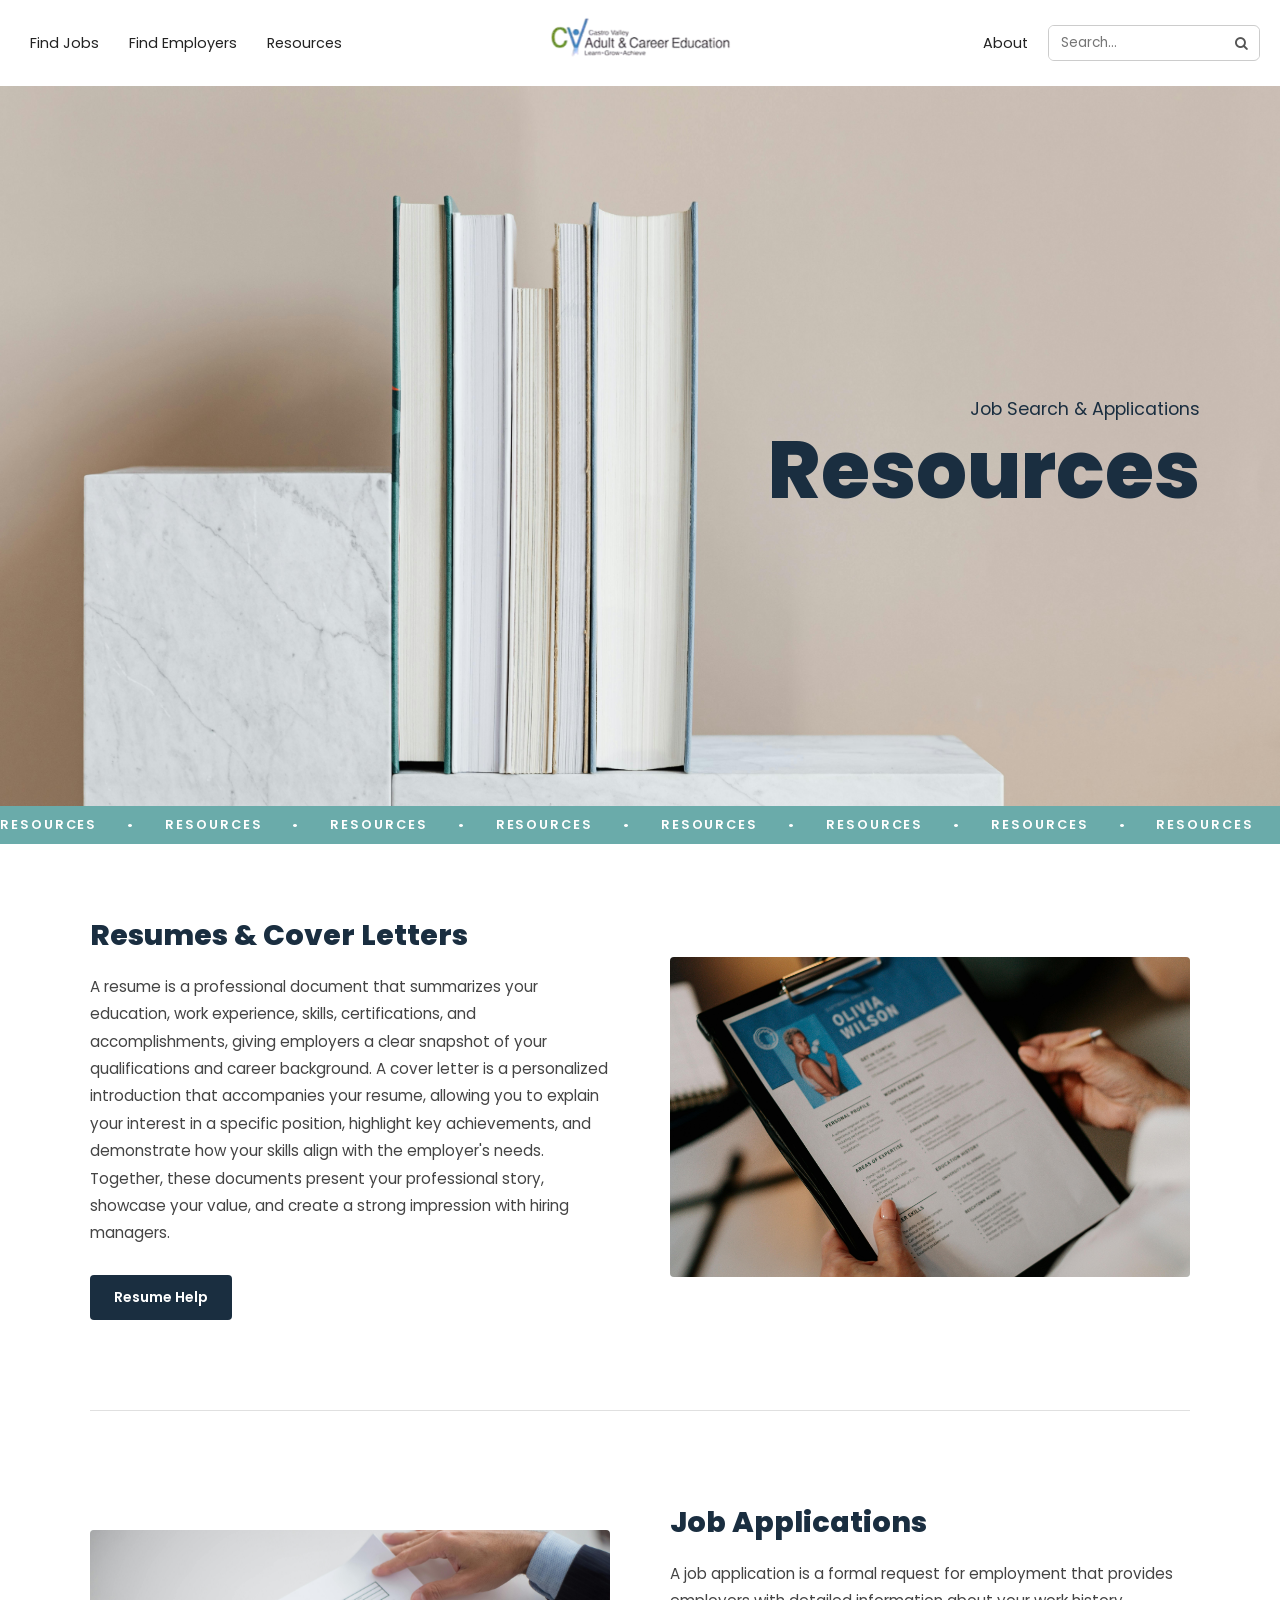
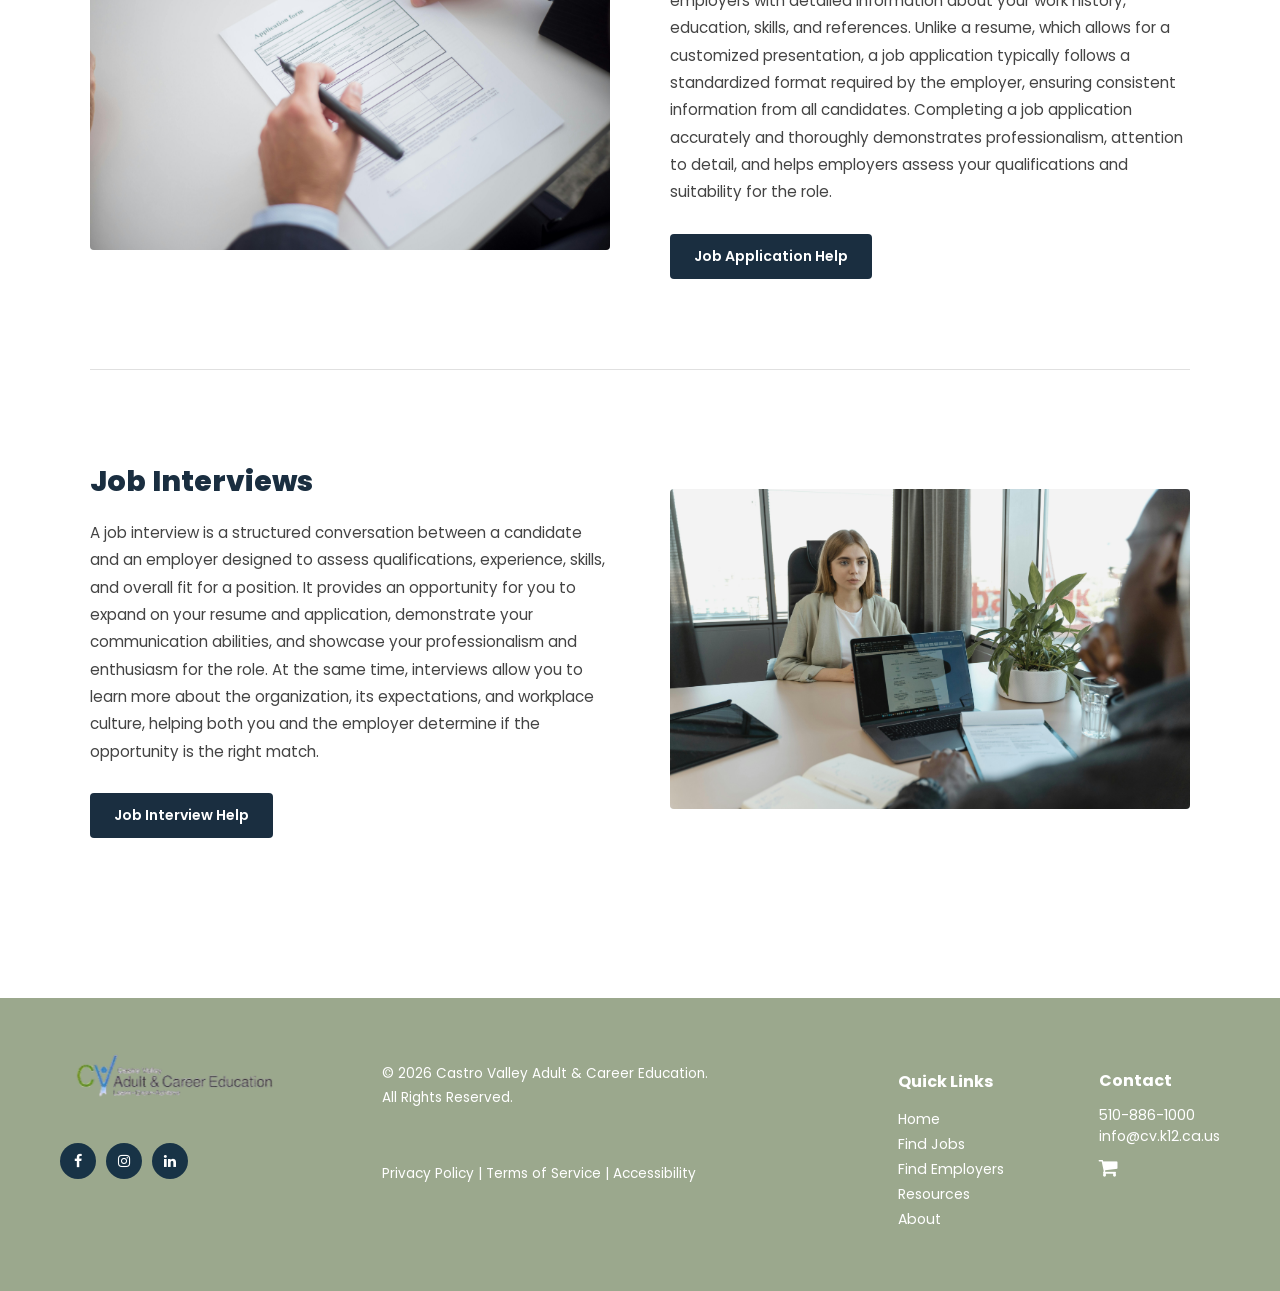
<file: resources.html>
<!DOCTYPE html>
<html>
<head>
  <title>Resources</title>
  <meta charset="UTF-8">
  <meta name="viewport" content="width=device-width, initial-scale=1">
  <link rel="stylesheet" href="styles.css" type="text/css">
  <link rel="stylesheet" href="https://cdnjs.cloudflare.com/ajax/libs/font-awesome/4.7.0/css/font-awesome.min.css">
  <link rel="stylesheet" href="https://fonts.googleapis.com/css2?family=Poppins:wght@300;400;600;700;800&display=swap">
  
  <style>

    /* ── RESOURCES PAGE SPECIFIC ── */
 
    /* Hero Banner */
    .resources-hero {
    margin-top: 0px;
    position: relative;
    width: 100%;
    height: 80vh;
    overflow: hidden;
    display: flex;
    align-items: center;
    justify-content: flex-end;
    padding: 0 80px;
    box-sizing: border-box;
    }
 
    .resources-hero .hero-bg-img {
    position: absolute;
    top: 0; left: 0;
    width: 100%;
    height: 100%;
    object-fit: cover;
    object-position: center;
    z-index: 0;
    }
 
    .resources-hero-text {
    text-align: right;
    position: relative;
    z-index: 1;
    }

    .resources-hero-text .pre {
    font-size: 1.1rem;
    font-weight: 400;
    color: #1a2e40;
    margin-bottom: 4px;
    }

    .resources-hero-text h1 {
    font-size: 5rem;
    font-weight: 800;
    color: #1a2e40;
    line-height: 1.1;
    margin: 0;
    }
 
    /* RESOURCES BAR */
    .ticker-wrap {
      background: #6aabaa;
      overflow: hidden;
      padding: 10px 0;
    }
 
    .ticker-inner {
      display: flex;
      gap: 30px;
      white-space: nowrap;
    }
 
    .ticker-inner span {
      font-size: 0.8rem;
      font-weight: 600;
      letter-spacing: 0.15em;
      color: #fff;
      text-transform: uppercase;
    }
 
    /* Main content */
    .resources-main {
      max-width: 1100px;
      margin: 0 auto;
      padding: 70px 40px;
    }
 
    /* Resource section - alternating layout */
    .resource-section {
      display: grid;
      grid-template-columns: 1fr 1fr;
      gap: 60px;
      align-items: center;
      margin-bottom: 90px;
    }
 
    .resource-section.reverse {
      direction: rtl;
    }
 
    .resource-section.reverse > * {
      direction: ltr;
    }
 
    .resource-img {
      width: 100%;
      height: 320px;
      object-fit: cover;
      border-radius: 4px;
      display: block;
    }
 
    .resource-img-placeholder {
      width: 100%;
      height: 320px;
      background: #e8f0ef;
      border-radius: 4px;
      display: flex;
      align-items: center;
      justify-content: center;
      color: #6aabaa;
      font-size: 3rem;
    }
 
    .resource-content h2 {
      font-size: 1.8rem;
      font-weight: 800;
      color: #1a2e40;
      margin-bottom: 16px;
      margin-top: 0;
    }
 
    .resource-content p {
      font-size: 0.95rem;
      color: #444;
      line-height: 1.8;
      margin-bottom: 28px;
    }
 
    .resource-btn {
      display: inline-block;
      padding: 12px 24px;
      background: #1a2e40;
      color: #fff;
      font-family: "Poppins", sans-serif;
      font-size: 0.88rem;
      font-weight: 600;
      border-radius: 4px;
      text-decoration: none;
    }
 
    .resource-btn:hover {
      background: #6aabaa;
      color: #fff;
    }
 
    /* Divider */
    .resource-divider {
      border: none;
      border-top: 1px solid #e0e0e0;
      margin-bottom: 90px;
    }

@media (max-width: 768px) {
  .resources-hero {
    height: 50vh;
    padding: 0 24px;
  }

  .resources-hero-text h1 {
    font-size: clamp(2.5rem, 10vw, 4rem);
  }

  .resources-hero-text .pre {
    font-size: 0.85rem;
  }
}

  </style>
</head>

<body>
 
    <!-- ── NAVBAR ── -->
        <div id="myNavbar">
          <div class="navbar-inner">
        
            <!-- Left links -->
            <div class="nav-left">
              <a href="find-jobs.html">Find Jobs</a>
              <a href="find-employers.html">Find Employers</a>
              <a href="resources.html">Resources</a>
            </div>
        
            <!-- Centered logo -->
            <div class="nav-center">
              <a href="index.html">
                <img src="images/cvace-logo-removebg-preview.png" alt="Castro Valley Adult & Career Education">
              </a>
            </div>
        
            <!-- Right links + search -->
            <div class="nav-right">
              <a href=about.html>About</a>
              <div class="search-box">
                <input type="text" placeholder="Search...">
                <button><i class="fa fa-search"></i></button>
              </div>
            </div>
          </div>

<button class="hamburger" id="hamburger" aria-label="Menu">
    <i class="fa fa-bars"></i>
  </button>
</div>

<!-- MOBILE MENU -->
<div class="mobile-menu" id="mobileMenu">
  <a href="find-jobs.html">Find Jobs</a>
  <a href="find-employers.html">Find Employers</a>
  <a href="resources.html">Resources</a>
  <a href="resumes.html">Resumes</a>
  <a href="about.html">About</a>
</div>


<!-- ── HERO BANNER ── -->
<div class="resources-hero">
  <img class="hero-bg-img" 
    src="images/resource-books.jpg" alt="Books">
  <div class="resources-hero-text">
    <p class="pre">Job Search & Applications</p>
    <h1>Resources</h1>
  </div>
</div>
 
<!-- ── TICKER ── -->
<div class="ticker-wrap">
  <div class="ticker-inner">
    <span>Resources</span>
    <span>•</span>
    <span>Resources</span>
    <span>•</span>
    <span>Resources</span>
    <span>•</span>
    <span>Resources</span>
    <span>•</span>
    <span>Resources</span>
    <span>•</span>
    <span>Resources</span>
    <span>•</span>
    <span>Resources</span>
    <span>•</span>
    <span>Resources</span>
    <span>•</span>
    <span>Resources</span>
    <span>•</span>
    <span>Resources</span>
    <span>•</span>
    <span>Resources</span>
    <span>•</span>
    <span>Resources</span>
    <span>•</span>
  </div>
</div>
 
<!-- ── MAIN CONTENT ── -->
<main class="resources-main">
 
  <!-- Resumes and Cover Letters -->
  <section class="resource-section">
    <div class="resource-content">
      <h2>Resumes & Cover Letters</h2>
      <p>A resume is a professional document that summarizes your education, work experience, skills, certifications, and accomplishments, giving employers a clear snapshot of your qualifications and career background. A cover letter is a personalized introduction that accompanies your resume, allowing you to explain your interest in a specific position, highlight key achievements, and demonstrate how your skills align with the employer's needs. Together, these documents present your professional story, showcase your value, and create a strong impression with hiring managers.</p>
      <a href="resumes.html" class="resource-btn">Resume Help</a>
    </div>
    <div class="resource-img-placeholder">
      <img src="images/resume.jpg" alt="Resumes and Cover Letters" class="resource-img">
    </div>
  </section>
 
  <hr class="resource-divider">
 
  <!-- Job Applications -->
  <section class="resource-section reverse">
    <div class="resource-content">
      <h2>Job Applications</h2>
      <p>A job application is a formal request for employment that provides employers with detailed information about your work history, education, skills, and references. Unlike a resume, which allows for a customized presentation, a job application typically follows a standardized format required by the employer, ensuring consistent information from all candidates. Completing a job application accurately and thoroughly demonstrates professionalism, attention to detail, and helps employers assess your qualifications and suitability for the role.</p>
      <a href="#" class="resource-btn">Job Application Help</a>
    </div>
    <div class="resource-img-placeholder">
      <img src="images/applications.jpg" alt="Job Applications" class="resource-img">
    </div>
  </section>
 
  <hr class="resource-divider">
 
  <!-- Job Interviews -->
  <section class="resource-section">
    <div class="resource-content">
      <h2>Job Interviews</h2>
      <p>A job interview is a structured conversation between a candidate and an employer designed to assess qualifications, experience, skills, and overall fit for a position. It provides an opportunity for you to expand on your resume and application, demonstrate your communication abilities, and showcase your professionalism and enthusiasm for the role. At the same time, interviews allow you to learn more about the organization, its expectations, and workplace culture, helping both you and the employer determine if the opportunity is the right match.</p>
      <a href="#" class="resource-btn">Job Interview Help</a>
    </div>
    <div class="resource-img-placeholder">
      <img src="images/interview.jpg" alt="Job Interviews" class="resource-img">
    </div>
  </section>
</main> 

<!-- ── FOOTER ── -->
<footer class="green-footer"; id="contact">
  <div class="footer-inner">
 
    <!-- Logo + social -->
    <div class="footer-col-logo">
      <img src="images/cvace-logo-removebg-preview.png" alt="Castro Valley Adult & Career Education">
      <div class="footer-social">
        <a href="#"><i class="fa fa-facebook"></i></a>
        <a href="#"><i class="fa fa-instagram"></i></a>
        <a href="#"><i class="fa fa-linkedin"></i></a>
      </div>
    </div>
 
    <!-- Copyright + legal -->
    <div class="footer-col-copy">
      <p>© 2026 Castro Valley Adult & Career Education.<br>All Rights Reserved.</p>
      <br>
      <p>
        <a href="#">Privacy Policy</a> |
        <a href="#">Terms of Service</a> |
        <a href="#">Accessibility</a>
      </p>
    </div>

    <div class="footer-right-group"></div>
 
    <!-- Quick links -->
    <div class="footer-col-links">
      <h4>Quick Links</h4>
      <ul>
        <li><a href="index.html">Home</a></li>
        <li><a href="find-jobs.html">Find Jobs</a></li>
        <li><a href="find-employers.html">Find Employers</a></li>
        <li><a href="resources.html">Resources</a></li>
        <li><a href="about.html">About</a></li>
      </ul>
    </div>
 
    <!-- Contact info -->
    <div class="footer-col-contact">
      <h4>Contact</h4>
        <p>510-886-1000</p>
        <p><a href="mailto:info@cv.k12.ca.us">info@cv.k12.ca.us</a></p>
      <div class="footer-cart">
        <i class="fa fa-shopping-cart"></i>
      </div>
    </div>
 
  </div>
</footer>

<script>  document.getElementById('hamburger').addEventListener('click', () => {
    document.getElementById('mobileMenu').classList.toggle('open');
  });</script>

</body>
</html>
</file>
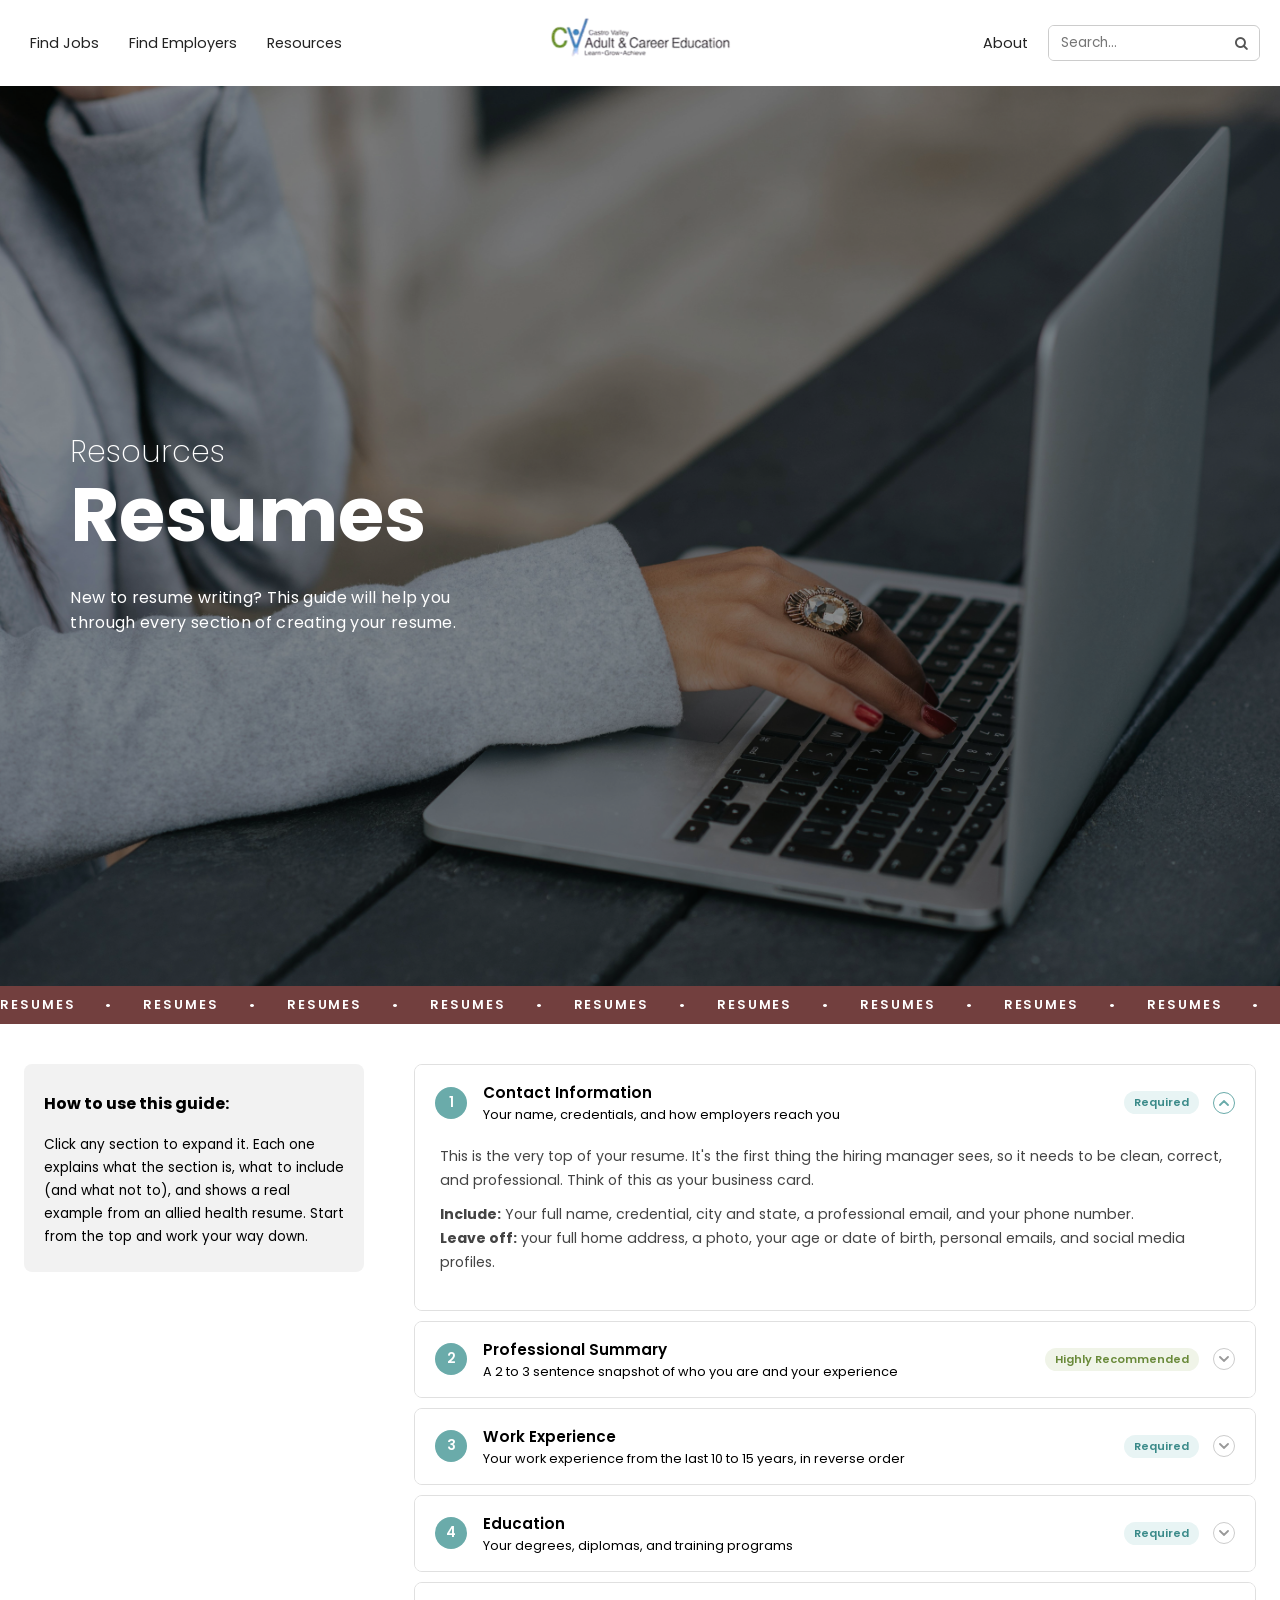
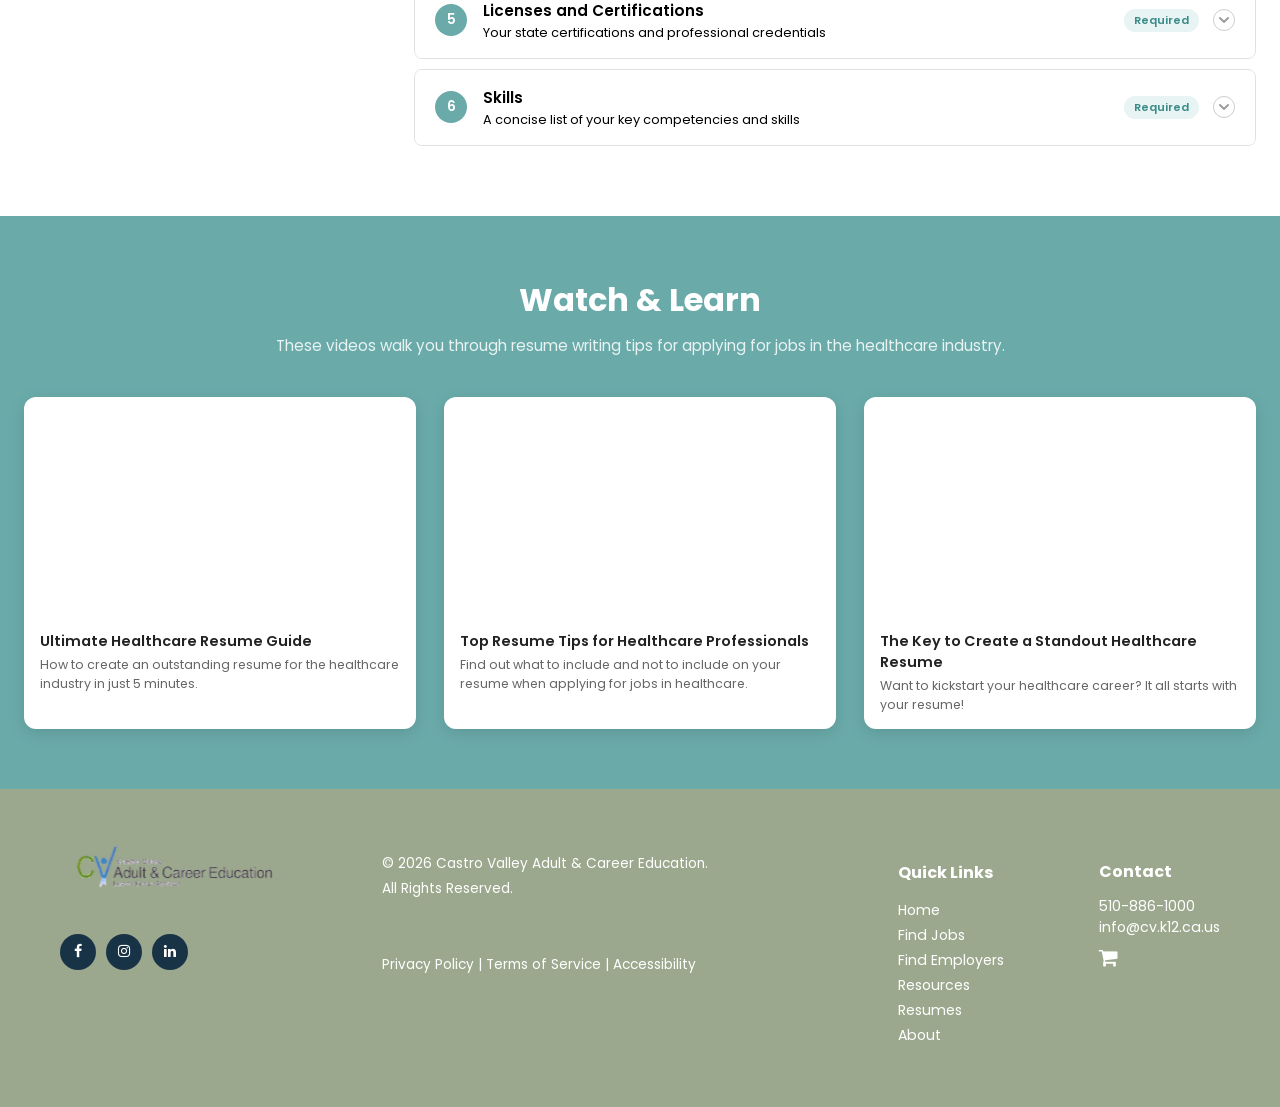
<file: resumes.html>
<!DOCTYPE html>
<html lang="en">
<head>
  <meta charset="UTF-8" />
  <meta name="viewport" content="width=device-width, initial-scale=1.0"/>
  <title>Resources: Resumes</title>
  <link rel="stylesheet" href="styles.css" type="text/css">
  <link rel="stylesheet" href="https://cdnjs.cloudflare.com/ajax/libs/font-awesome/4.7.0/css/font-awesome.min.css">
  <link rel="stylesheet" href="https://fonts.googleapis.com/css2?family=Poppins:wght@300;400;600;700;800&display=swap">
  
  <style>
 
    /* ── HERO ── */
    .hero {
      position: relative;
      width: 100%;
      height: 100vh;
      overflow: hidden;
    }
 
    .hero img.hero-bg-img {
      width: 100%;
      height: 100%;
      object-fit: cover;
      object-position: center;
    }
 
    .hero::after {
      content: "";
      position: absolute;
      inset: 0;
      background: rgba(0, 0, 0, 0.4);
      z-index: 1;
    }
 
    .hero-content {
      position: absolute;
      top: 50%;
      left: 5.5%;
      transform: translateY(-50%);
      z-index: 2;
      color: #fff;
      max-width: 500px;
      text-align: left;
    }
 
    .hero-content h1 {
      margin: 0;
      font-size: 75px;
      font-weight: 700;
      line-height: 1.2;
    }
 
    .hero-content h2 {
      margin: 0;
      font-size: 30px;
      font-weight: 200;
      line-height: 1.2;
    }
 
    .hero-content p {
      margin: 0 0 4px;
      font-size: 16px;
      font-weight: 400;
      letter-spacing: 0.02em;
      max-width: 400px;
    }
 
    /* ── TICKER ── */
    .ticker-wrap {
      background: #723f3e;
      overflow: hidden;
      padding: 10px 0;
    }
 
    .ticker-inner {
      display: flex;
      gap: 30px;
      white-space: nowrap;
    }
 
    .ticker-inner span {
      font-size: 0.8rem;
      font-weight: 600;
      letter-spacing: 0.15em;
      color: #fff;
      text-transform: uppercase;
    }
 
    /* ── TWO-COLUMN LAYOUT ── */
    .accordion-section {
      display: flex;
      align-items: flex-start;
      max-width: 1350px;
      margin: 40px auto 60px;
      padding: 0 24px;
      gap: 50px;
    }
 
    .accordion-intro {
      width: 300px;
      flex-shrink: 0;
      background: #f2f2f2;
      border-radius: 8px;
      padding: 10px 20px;
      font-size: 0.85rem;
      line-height: 1.7;
      top: 80px;
    }
 
    /* ── ACCORDION WRAPPER ── */
    .accordion-wrapper {
      flex: 1;
      margin: 0;
      padding: 0;
    }
 
    .accordion-item {
      border: 1px solid #e0e0e0;
      border-radius: 8px;
      margin-bottom: 10px;
      overflow: hidden;
    }
 
    /* ── ACCORDION HEADER ── */
    .accordion-header {
      display: flex;
      align-items: center;
      padding: 16px 20px;
      cursor: pointer;
      background: #fff;
      transition: background 0.2s;
      user-select: none;
    }
    .accordion-header:hover { background: #f9f9f9; }
 
    .acc-num {
      width: 32px;
      height: 32px;
      border-radius: 50%;
      background: #6aabaa;
      color: #fff;
      display: flex;
      align-items: center;
      justify-content: center;
      font-size: 0.85rem;
      font-weight: 600;
      flex-shrink: 0;
      margin-right: 16px;
    }
 
    .acc-title-group { flex: 1; }
    .acc-title { font-size: 0.95rem; font-weight: 600;}
    .acc-subtitle { font-size: 0.8rem; margin-top: 2px; }
 
    .acc-badge {
      font-size: 0.7rem;
      font-weight: 600;
      padding: 3px 10px;
      border-radius: 20px;
      margin-right: 14px;
      white-space: nowrap;
    }
    .badge-required     { background: #e8f4f4; color: #3a8a89; }
    .badge-recommended  { background: #f0f4e8; color: #6a8a3a; }
 
    .acc-chevron {
      width: 20px;
      height: 20px;
      border-radius: 50%;
      border: 1.5px solid #ccc;
      display: flex;
      align-items: center;
      justify-content: center;
      transition: border-color 0.2s;
      flex-shrink: 0;
    }
 
    .acc-chevron svg { transition: transform 0.3s; }
    .accordion-item.open .acc-chevron { border-color: #6aabaa; }
    .accordion-item.open .acc-chevron svg { transform: rotate(180deg); }
 
    /* ── ACCORDION BODY ── */
    .accordion-body {
      max-height: 0;
      overflow: hidden;
      transition: max-height 0.35s ease;
      background: #fff;
    }
    .accordion-item.open .accordion-body { max-height: 600px; }
 
    .acc-content-simple {
    padding: 5px 25px 25px 25px;
    }
 
    .acc-content-simple p {
    font-size: 0.88rem;
    color: #444;
    line-height: 1.7;
    margin: 0 0 10px;
    }
 
    .acc-description {
      font-size: 0.88rem;
      color: #444;
      line-height: 1.7;
      grid-column: 1 / -1;
    }
 
    /* ── EXAMPLE BOX ── */
    .acc-example {
      background: #f7f7f7;
      border-radius: 6px;
      padding: 14px 16px;
    }
    .acc-example .ex-label {
      font-size: 0.7rem;
      font-weight: 600;
      color: #999;
      text-transform: uppercase;
      letter-spacing: 0.05em;
      margin-bottom: 8px;
    }
    .acc-example .ex-name  { font-size: 1rem; font-weight: 700; color: #222; }
    .acc-example .ex-title { font-size: 0.82rem; color: #555; }
    .acc-example .ex-detail { font-size: 0.78rem; color: #777; margin-top: 4px; }
 
    /* ── INCLUDE / LEAVE OFF ── */
    .acc-lists { display: flex; gap: 16px; }
 
    .acc-list-box {
      flex: 1;
      border-radius: 8px;
      padding: 14px 16px;
    }
    .include-box   { background: #e8f4f4; }
    .leaveoff-box  { background: #fdf2ee; }
 
    .acc-list-box .list-title {
      font-size: 0.75rem;
      font-weight: 700;
      text-transform: uppercase;
      letter-spacing: 0.06em;
      margin-bottom: 8px;
    }
    .include-box  .list-title { color: #3a8a89; }
    .leaveoff-box .list-title { color: #c0623a; }
 
    .acc-list-box ul { list-style: none; padding: 0; margin: 0; }
    .acc-list-box ul li {
      font-size: 0.8rem;
      color: #444;
      padding: 2px 0 2px 14px;
      position: relative;
      line-height: 1.5;
    }
    .include-box  ul li::before { content: "•"; position: absolute; left: 0; color: #3a8a89; }
    .leaveoff-box ul li::before { content: "•"; position: absolute; left: 0; color: #c0623a; }
 
    /* ── VIDEO SECTION ── */
    .video-section {
      background: #6aabaa;
      padding: 60px 24px;
    }
 
    .video-section-inner {
      max-width: 1350px;
      margin: 0 auto;
    }
 
    .video-section-header {
      text-align: center;
      margin-bottom: 40px;
    }
 
    .video-section-header h2 {
      font-size: 2rem;
      font-weight: 700;
      color: #fff;
      margin: 0 0 10px;
    }
 
    .video-section-header p {
      font-size: 0.95rem;
      color: rgba(255, 255, 255, 0.85);
      margin: 0;
    }
 
    .video-grid {
      display: grid;
      grid-template-columns: repeat(3, 1fr);
      gap: 28px;
    }
 
    .video-card {
      background: #fff;
      border-radius: 12px;
      overflow: hidden;
      box-shadow: 0 4px 16px rgba(0, 0, 0, 0.12);
    }
 
    .video-card .video-embed {
      position: relative;
      width: 100%;
      padding-top: 56.25%; /* 16:9 */
    }
 
    .video-card .video-embed iframe {
      position: absolute;
      top: 0;
      left: 0;
      width: 100%;
      height: 100%;
      border: none;
    }
 
    .video-card .video-label {
      padding: 14px 16px;
    }
 
    .video-card .video-label h3 {
      font-size: 0.9rem;
      font-weight: 600;
      color: #222;
      margin: 0 0 4px;
    }
 
    .video-card .video-label p {
      font-size: 0.78rem;
      color: #666;
      margin: 0;
      line-height: 1.5;
    }
 
    /* ── RESPONSIVE ── */
    @media (max-width: 900px) {
      .video-grid { grid-template-columns: 1fr; }
    }
 
    @media (max-width: 768px) {
      .accordion-section { flex-direction: column; }
      .accordion-intro { width: 100%; position: static; }
      .acc-content { grid-template-columns: 1fr; padding-left: 20px; }
      .acc-lists { flex-direction: column; }
    }

    @media (max-width: 768px) {
  .hero-content {
    left: 24px;
    right: 24px;
  }

  .hero-content h1 {
    font-size: 2rem;
  }

  .hero-content p {
    font-size: 0.85rem;
  }
}
  </style>
</head>
<body>
 
  <!-- ── NAVBAR ── -->
  <div id="myNavbar">
    <div class="navbar-inner">
  
      <!-- Left links -->
      <div class="nav-left">
        <a href="find-jobs.html">Find Jobs</a>
        <a href="find-employers.html">Find Employers</a>
        <a href="resources.html">Resources</a>
      </div>
  
      <!-- Centered logo -->
      <div class="nav-center">
        <a href="index.html">
          <img src="images/cvace-logo-removebg-preview.png" alt="Castro Valley Adult & Career Education">
        </a>
      </div>
  
      <!-- Right links + search -->
      <div class="nav-right">
        <a href="about.html">About</a>
        <div class="search-box">
          <input type="text" placeholder="Search...">
          <button><i class="fa fa-search"></i></button>
        </div>
      </div>
    </div>
  </div>

<button class="hamburger" id="hamburger" aria-label="Menu">
    <i class="fa fa-bars"></i>
  </button>
</div>

<!-- MOBILE MENU -->
<div class="mobile-menu" id="mobileMenu">
  <a href="find-jobs.html">Find Jobs</a>
  <a href="find-employers.html">Find Employers</a>
  <a href="resources.html">Resources</a>
  <a href="resumes.html">Resumes</a>
  <a href="about.html">About</a>
</div>

 
  <!-- ── HERO ── -->
  <div class="hero">
    <img class="hero-bg-img" src="images/computer-laptop.jpg" alt="Typing on Computer">
    <div class="hero-content">
      <h2>Resources</h2>
      <h1>Resumes</h1><br>
      <p class="pre">New to resume writing? This guide will help you through every section of creating your resume.</p>
    </div>
  </div>
 
  <!-- ── TICKER ── -->
  <div class="ticker-wrap">
    <div class="ticker-inner">
      <span>RESUMES</span><span>•</span>
      <span>RESUMES</span><span>•</span>
      <span>RESUMES</span><span>•</span>
      <span>RESUMES</span><span>•</span>
      <span>RESUMES</span><span>•</span>
      <span>RESUMES</span><span>•</span>
      <span>RESUMES</span><span>•</span>
      <span>RESUMES</span><span>•</span>
      <span>RESUMES</span><span>•</span>
      <span>RESUMES</span><span>•</span>
      <span>RESUMES</span><span>•</span>
      <span>RESUMES</span>
    </div>
  </div>
 
  <!-- ── TWO-COLUMN SECTION ── -->
  <div class="accordion-section">
 
    <!-- Left intro panel -->
    <div class="accordion-intro">
      <h3>How to use this guide:</h3>
      <p>Click any section to expand it. Each one explains what the section is,
      what to include (and what not to), and shows a real example from an allied health resume.
      Start from the top and work your way down.</p>
    </div>
 
    <!-- Right accordion -->
    <div class="accordion-wrapper">
 
  <!-- 1. Contact Information -->
  <div class="accordion-item open">
    <div class="accordion-header" onclick="toggleAccordion(this)">
      <div class="acc-num">1</div>
      <div class="acc-title-group">
        <div class="acc-title">Contact Information</div>
        <div class="acc-subtitle">Your name, credentials, and how employers reach you</div>
      </div>
      <span class="acc-badge badge-required">Required</span>
      <div class="acc-chevron">
        <svg width="10" height="6" viewBox="0 0 10 6" fill="none">
          <path d="M1 1l4 4 4-4" stroke="#6aabaa" stroke-width="1.8" stroke-linecap="round"/>
        </svg>
      </div>
    </div>
    <div class="accordion-body">
      <div class="acc-content-simple">
        <p>This is the very top of your resume. It's the first thing the hiring manager sees, so it needs to be clean, correct, and professional. Think of this as your business card.</p>
        <p><strong>Include:</strong> Your full name, credential, city and state, a professional email, and your phone number.
            <br> <strong>Leave off:</strong> your full home address, a photo, your age or date of birth, personal emails, and social media profiles.</p>
      </div>
    </div>
  </div>
 
  <!-- 2. Professional Summary -->
  <div class="accordion-item">
    <div class="accordion-header" onclick="toggleAccordion(this)">
      <div class="acc-num">2</div>
      <div class="acc-title-group">
        <div class="acc-title">Professional Summary</div>
        <div class="acc-subtitle">A 2 to 3 sentence snapshot of who you are and your experience</div>
      </div>
      <span class="acc-badge badge-recommended">Highly Recommended</span>
      <div class="acc-chevron">
        <svg width="10" height="6" viewBox="0 0 10 6" fill="none">
          <path d="M1 1l4 4 4-4" stroke="#999" stroke-width="1.8" stroke-linecap="round"/>
        </svg>
      </div>
    </div>
    <div class="accordion-body">
      <div class="acc-content-simple">
        <p>A brief paragraph at the top that tells employers who you are, what you specialize in, and what you bring to the role. Tailor it slightly for each job application.
            <br><br><strong>Example: </strong>"Compassionate Medical Assistant with 4+ years of experience in outpatient clinical settings. Skilled in phlebotomy, EHR documentation, and patient education."</p>
        <p><strong>Include:</strong> your years of experience, key clinical skills, career goal or specialty, and a standout quality. 
            <br><strong>Leave off:</strong> "I" statements, vague filler phrases, salary expectations, and anything longer than 4 to 5 sentences.</p>
      </div>
    </div>
  </div>
 
  <!-- 3. Work Experience -->
  <div class="accordion-item">
    <div class="accordion-header" onclick="toggleAccordion(this)">
      <div class="acc-num">3</div>
      <div class="acc-title-group">
        <div class="acc-title">Work Experience</div>
        <div class="acc-subtitle">Your work experience from the last 10 to 15 years, in reverse order</div>
      </div>
      <span class="acc-badge badge-required">Required</span>
      <div class="acc-chevron">
        <svg width="10" height="6" viewBox="0 0 10 6" fill="none">
          <path d="M1 1l4 4 4-4" stroke="#999" stroke-width="1.8" stroke-linecap="round"/>
        </svg>
      </div>
    </div>
    <div class="accordion-body">
      <div class="acc-content-simple">
        <p>List your jobs starting with the most recent. For each role include your job title, employer, city and state, dates, and 3–5 bullet points describing your responsibilities and accomplishments. For example: <em>Medical Assistant — Valley Health Clinic, Oakland, CA — Jan 2020–Present.</em></p>
        <p><strong>Include:</strong> job title, employer, location, dates, action verb bullet points, and quantified achievements. <br><strong>Leave off:</strong> reasons for leaving, jobs older than 15 years, paragraph-style descriptions, and supervisor contact info.</p>
      </div>
    </div>
  </div>
 
  <!-- 4. Education -->
  <div class="accordion-item">
    <div class="accordion-header" onclick="toggleAccordion(this)">
      <div class="acc-num">4</div>
      <div class="acc-title-group">
        <div class="acc-title">Education</div>
        <div class="acc-subtitle">Your degrees, diplomas, and training programs</div>
      </div>
      <span class="acc-badge badge-required">Required</span>
      <div class="acc-chevron">
        <svg width="10" height="6" viewBox="0 0 10 6" fill="none">
          <path d="M1 1l4 4 4-4" stroke="#999" stroke-width="1.8" stroke-linecap="round"/>
        </svg>
      </div>
    </div>
    <div class="accordion-body">
      <div class="acc-content-simple">
        <p>List your highest level of education first. Include the school name, degree or certificate earned, and graduation year. You don't need to list your GPA unless it's 3.5 or higher. For example: <em>Certificate in Medical Assisting — Chabot College, Hayward, CA — 2019.</em></p>
        <p><strong>Include:</strong> degree or certificate name, school name and location, year completed, and relevant coursework if applicable. 
            <br><strong>Leave off:</strong> high school if you have college, GPA under 3.5, and incomplete programs unless currently enrolled.</p>
      </div>
    </div>
  </div>
 
  <!-- 5. Licenses & Certifications -->
  <div class="accordion-item">
    <div class="accordion-header" onclick="toggleAccordion(this)">
      <div class="acc-num">5</div>
      <div class="acc-title-group">
        <div class="acc-title">Licenses and Certifications</div>
        <div class="acc-subtitle">Your state certifications and professional credentials</div>
      </div>
      <span class="acc-badge badge-required">Required</span>
      <div class="acc-chevron">
        <svg width="10" height="6" viewBox="0 0 10 6" fill="none">
          <path d="M1 1l4 4 4-4" stroke="#999" stroke-width="1.8" stroke-linecap="round"/>
        </svg>
      </div>
    </div>
    <div class="accordion-body">
      <div class="acc-content-simple">
        <p>This section is especially important in allied health. List every current license and certification including the issuing body and expiration date. For example: <em>Certified Medical Assistant (CMA) — AAMA, Exp. 2026 | BLS/CPR — American Red Cross, Exp. 2025.</em></p>
        <p><strong>Include:</strong> the full credential name and acronym, issuing organization, expiration date, and license number if required. 
            <br><strong>Leave off:</strong> expired certifications, irrelevant certificates, and online hobby courses.</p>
      </div>
    </div>
  </div>
 
  <!-- 6. Skills -->
  <div class="accordion-item">
    <div class="accordion-header" onclick="toggleAccordion(this)">
      <div class="acc-num">6</div>
      <div class="acc-title-group">
        <div class="acc-title">Skills</div>
        <div class="acc-subtitle">A concise list of your key competencies and skills</div>
      </div>
      <span class="acc-badge badge-required">Required</span>
      <div class="acc-chevron">
        <svg width="10" height="6" viewBox="0 0 10 6" fill="none">
          <path d="M1 1l4 4 4-4" stroke="#999" stroke-width="1.8" stroke-linecap="round"/>
        </svg>
      </div>
    </div>
    <div class="accordion-body">
      <div class="acc-content-simple">
        <p>A scannable list of your top clinical and professional skills. Use keywords from the job description — this helps your resume pass applicant tracking systems (ATS). For example: <em>Phlebotomy • EKG/ECG • Epic EMR • Vital Signs • Patient Education • Bilingual (Spanish/English).</em></p>
        <p><strong>Include:</strong> clinical and technical skills, software and EMR systems, languages spoken, and a few soft skills. 
            <br><strong>Leave off:</strong> Skills you can't demonstrate and more than 12 to 15 items total.</p>
      </div>
    </div>
  </div>
 
</div>
</div><!-- /.accordion-wrapper -->
</div><!-- /.accordion-section -->
 
  <!-- ── VIDEO SECTION ── -->
  <div class="video-section">
    <div class="video-section-inner">
      <div class="video-section-header">
        <h2>Watch & Learn</h2>
        <p>These videos walk you through resume writing tips for applying for jobs in the healthcare industry.</p>
      </div>
      <div class="video-grid">
 
        <!-- Video 1 -->
        <div class="video-card">
          <div class="video-embed">
            <iframe width="560" height="315" src="https://www.youtube.com/embed/aDrG_de-a7o?si=tKhUA6VdeYNoRvAE" title="YouTube video player" frameborder="0" allow="accelerometer; autoplay; clipboard-write; encrypted-media; gyroscope; picture-in-picture; web-share" referrerpolicy="strict-origin-when-cross-origin" allowfullscreen></iframe>
          </div>
          <div class="video-label">
            <h3>Ultimate Healthcare Resume Guide</h3>
            <p>How to create an outstanding resume for the healthcare industry in just 5 minutes.</p>
          </div>
        </div>
 
        <!-- Video 2 -->
        <div class="video-card">
          <div class="video-embed">
            <iframe width="560" height="315" src="https://www.youtube.com/embed/5x7Qjnv2YUk?si=GGFTdkhyS7HlBuOg" title="YouTube video player" frameborder="0" allow="accelerometer; autoplay; clipboard-write; encrypted-media; gyroscope; picture-in-picture; web-share" referrerpolicy="strict-origin-when-cross-origin" allowfullscreen></iframe>
          </div>
          <div class="video-label">
            <h3>Top Resume Tips for Healthcare Professionals</h3>
            <p>Find out what to include and not to include on your resume when applying for jobs in healthcare.</p>
          </div>
        </div>
 
        <!-- Video 3 -->
        <div class="video-card">
          <div class="video-embed">
            <iframe width="560" height="315" src="https://www.youtube.com/embed/MFOtAgYCDhA?si=rPgQxMBkoaVlHwRP" title="YouTube video player" frameborder="0" allow="accelerometer; autoplay; clipboard-write; encrypted-media; gyroscope; picture-in-picture; web-share" referrerpolicy="strict-origin-when-cross-origin" allowfullscreen></iframe>          </div>
          <div class="video-label">
            <h3>The Key to Create a Standout Healthcare Resume</h3>
            <p>Want to kickstart your healthcare career? It all starts with your resume!</p>
          </div>
        </div>
 
      </div>
    </div>
  </div>
 
<!-- ── FOOTER ── -->
<footer class="green-footer" id="contact">
  <div class="footer-inner">
 
    <!-- Logo + social -->
    <div class="footer-col-logo">
      <img src="images/cvace-logo-removebg-preview.png" alt="Castro Valley Adult & Career Education">
      <div class="footer-social">
        <a href="#"><i class="fa fa-facebook"></i></a>
        <a href="#"><i class="fa fa-instagram"></i></a>
        <a href="#"><i class="fa fa-linkedin"></i></a>
      </div>
    </div>
 
    <!-- Copyright + legal -->
    <div class="footer-col-copy">
      <p>© 2026 Castro Valley Adult & Career Education.<br>All Rights Reserved.</p>
      <br>
      <p>
        <a href="#">Privacy Policy</a> |
        <a href="#">Terms of Service</a> |
        <a href="#">Accessibility</a>
      </p>
    </div>
 
    <div class="footer-right-group"></div>
 
    <!-- Quick links -->
    <div class="footer-col-links">
      <h4>Quick Links</h4>
      <ul>
        <li><a href="index.html">Home</a></li>
        <li><a href="find-jobs.html">Find Jobs</a></li>
        <li><a href="find-employers.html">Find Employers</a></li>
        <li><a href="resources.html">Resources</a></li>
        <li><a href="resumes.html">Resumes</a></li>
        <li><a href="about.html">About</a></li>
      </ul>
    </div>
 
    <!-- Contact info -->
    <div class="footer-col-contact">
      <h4>Contact</h4>
        <p>510-886-1000</p>
        <p><a href="mailto:info@cv.k12.ca.us">info@cv.k12.ca.us</a></p>
      <div class="footer-cart">
        <i class="fa fa-shopping-cart"></i>
      </div>
    </div>
 
  </div>
</footer>
 
  <script>
    function toggleAccordion(header) {
      const item = header.parentElement;
      const isOpen = item.classList.contains('open');
 
      document.querySelectorAll('.accordion-item').forEach(i => i.classList.remove('open'));
      document.querySelectorAll('.acc-chevron svg path').forEach(p => p.setAttribute('stroke', '#999'));
 
      if (!isOpen) {
        item.classList.add('open');
        header.querySelector('.acc-chevron svg path').setAttribute('stroke', '#6aabaa');
      }
    }
 
    document.querySelectorAll('.accordion-item.open .acc-chevron svg path').forEach(p => {
      p.setAttribute('stroke', '#6aabaa');
    });

document.getElementById('hamburger').addEventListener('click', () => {
    document.getElementById('mobileMenu').classList.toggle('open');
  });

  </script>
 
</body>
</html>
</file>
<file: styles.css>
body,h1,h2,h3,h4,h5,h6 {font-family: "Poppins", sans-serif}

html, body {
  overflow-x: hidden;
  max-width: 100%;
}

body {
  margin: 0;
  padding: 0;
}


/* ── NAVBAR ── */
#mynavbar {
      position: fixed;
      top: 0;
      width: 100%;
      z-index: 999;
    }
 
    .navbar-inner {
      display: flex;
      align-items: center;
      justify-content: space-between;
      background: transparent;
      padding: 12px 20px;
    }
 
    .nav-left, .nav-right {
      display: flex;
      align-items: center;
      gap: 10px;
      width: 33%;
    }
 
    .nav-right {
      justify-content: flex-end;
    }
 
    .nav-center {
      width: 33%;
      display: flex;
      justify-content: center;
    }
 
    .nav-center img {
      height: 55px;
    }
 
    .nav-left a, .nav-right a {
      text-decoration: none;
      color: #222;
      font-size: 0.9rem;
      font-weight: 500px;
      padding: 6px 10px;
      border-radius: 4px;
    }
 
    .nav-left a:hover, .nav-right a:hover {
      background: #f0f0f0;
    }
 
    .search-box {
      display: flex;
      align-items: center;
      background-color: transparent;
      border: 1px solid #ccc;
      border-radius: 6px;
      overflow: hidden;
    }
 
    .search-box input {
      border: none;
      padding: 7px 12px;
      outline: none;
      width: 150px;
      font-family: "Poppins", sans-serif;
      font-size: 0.85rem;
    }
 
    .search-box button {
      border: none;
      background: none;
      padding: 7px 12px;
      cursor: pointer;
      color: #555;
      background-color: white;
    }

/* Hide hamburger on desktop */
.hamburger {
  display: none;
  background: none;
  border: none;
  font-size: 1.4rem;
  cursor: pointer;
  color: #1e3244;
  padding: 6px 10px;
  margin-left: auto; 
  align-self: center; 
}

/* Mobile menu hidden by default */
.mobile-menu {
  display: none;
  flex-direction: column;
  background: #fff;
  padding: 12px 20px;
  gap: 4px;
  border-top: 1px solid #eee;
}

.mobile-menu a {
  text-decoration: none;
  color: #222;
  font-size: 0.95rem;
  font-weight: 500;
  padding: 10px 0;
  border-bottom: 1px solid #f0f0f0;
  text-align: right;
}

.mobile-menu.open {
  display: flex;
}

@media (max-width: 768px) {
  .nav-left,
  .nav-right {
    display: none;
  }

  .navbar-inner {
    justify-content: space-between;
  }

  .hamburger {
    display: block;
  }

  .nav-center {
    width: auto;
    flex: 1;
  }
}
 
    /* ── FOOTER ── */
    footer {
      background: #6aabaa;
      color: #fff;
      padding: 50px 60px 30px;
    }

    .green-footer {
      background: #9ba88d;
      color: #fff;
      padding: 50px 60px 30px;
    }

    .green-footer {
      background: #9ba88d;
      color: #fff;
      padding: 50px 60px 30px;
    }
    
    .footer-inner {
      display: flex;
      gap: 20px;
      flex-wrap: wrap;
      justify-content: space-between;
      margin-bottom: 30px;
    }
 
    .footer-col-logo img {
      height: 60px;
      margin-bottom: 16px;
    }
 
    .footer-social {
      display: flex;
      gap: 10px;
      margin-top: 12px;
    }
 
    .footer-social a {
      display: flex;
      align-items: center;
      justify-content: center;
      width: 36px;
      height: 36px;
      background: #183346;
      color: #fff;
      border-radius: 50%;
      font-size: 0.9rem;
      text-decoration: none;
      transition: opacity 0.2s;
    }

    .footer-social a:hover { opacity: 0.85; }
 
    .footer-col-copy {
      font-size: 0.85rem;
      line-height: 1.8;
    }
 
    .footer-col-copy a {
      color: #fff;
      text-decoration: none;
    }
 
    .footer-col-copy a:hover { text-decoration: underline; }
 
    .footer-col-links h4, .footer-col-contact h4 {
      font-size: 1rem;
      font-weight: 700;
      margin-bottom: 12px;
      text-align: left;
    }
 
    .footer-col-links ul, .footer-col-contact p {
      list-style: none;
      padding: 0;
      margin: 0;
    }
 
    .footer-col-links ul li, .footer-col-contact {
      margin-bottom: 0
    }
 
    .footer-col-links ul li a, .footer-col-contact a {
      color: #fff;
      text-decoration: none;
      font-size: 0.88rem;
    }
 
    .footer-col-links ul li a:hover { text-decoration: underline; }
 
    .footer-col-contact {
      font-size: 0.88rem;
      line-height: 1.5;
    }
 
    .footer-col-contact a:hover { text-decoration: underline; }

    .footer-right-group {
    display: flex;
    gap: 10px;
    align-items: flex-start;
    } 
 
    .footer-cart {
      font-size: 1.3rem;
      margin-top: 4px;
    }
</file>
